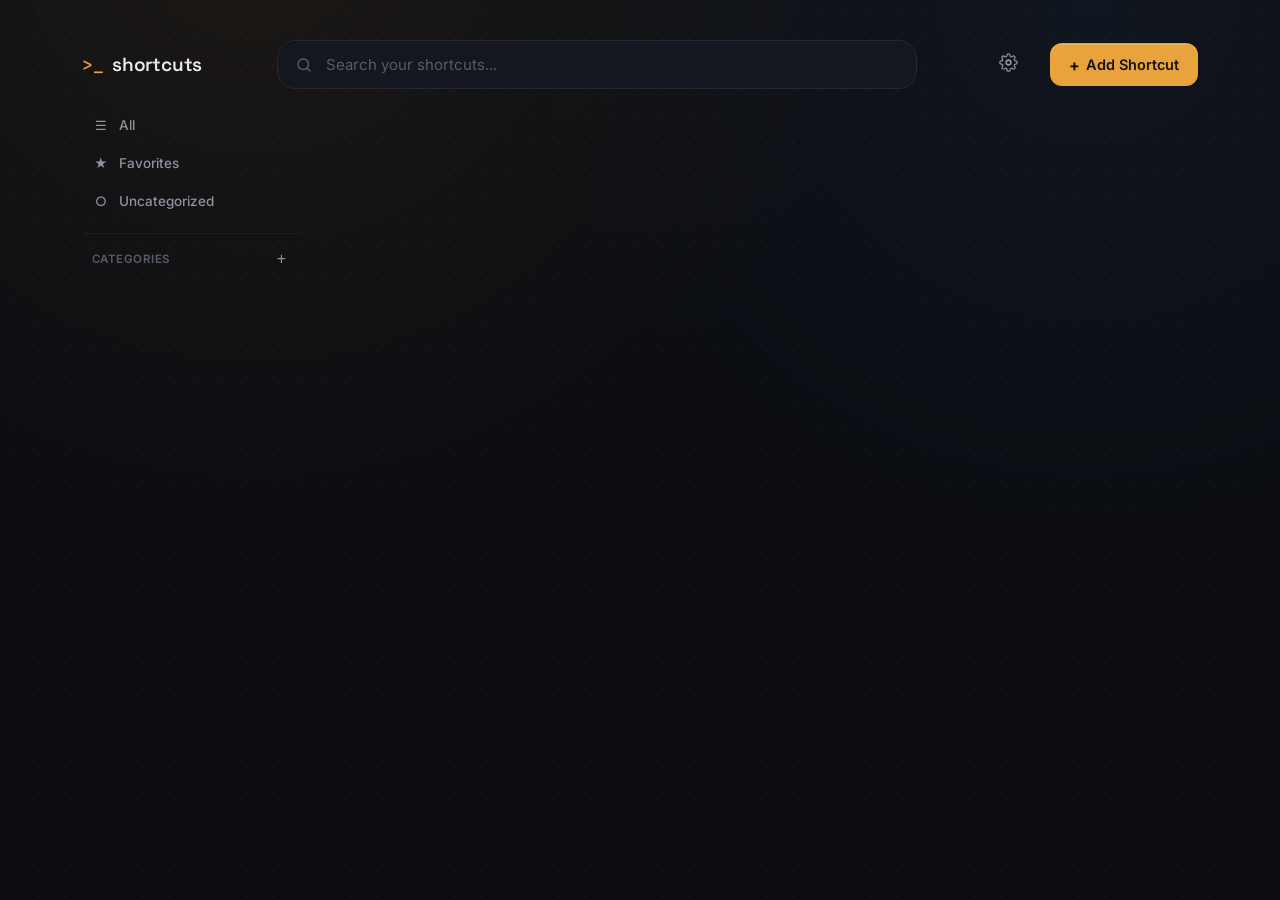
<file: index.html>
<!DOCTYPE html>
<html lang="en">
<head>
  <meta charset="UTF-8" />
  <meta name="viewport" content="width=device-width, initial-scale=1.0" />
  <title>Shortcut Dashboard</title>

  <!-- Applies the saved theme (or resolves "system") before first paint, so
       there's no flash of the wrong theme. Reads the same storage key and
       settings shape app.js uses; never writes anything. -->
  <script>
    (function () {
      try {
        var raw = localStorage.getItem("shortcutDashboardState");
        var theme = "dark";
        if (raw) {
          var parsed = JSON.parse(raw);
          var t = parsed && parsed.settings && parsed.settings.theme;
          if (t === "light" || t === "dark" || t === "system") theme = t;
        }
        var effective =
          theme === "system"
            ? window.matchMedia && window.matchMedia("(prefers-color-scheme: light)").matches
              ? "light"
              : "dark"
            : theme;
        document.documentElement.setAttribute("data-theme", effective);
      } catch (err) {
        /* localStorage unavailable or corrupted — fall back to default dark styling. */
      }
    })();
  </script>

  <!-- Fonts: Space Grotesk (display), Inter (body), JetBrains Mono (data/urls) -->
  <link rel="preconnect" href="https://fonts.googleapis.com" />
  <link rel="preconnect" href="https://fonts.gstatic.com" crossorigin />
  <link
    href="https://fonts.googleapis.com/css2?family=Space+Grotesk:wght@500;600;700&family=Inter:wght@400;500;600&family=JetBrains+Mono:wght@400;500&display=swap"
    rel="stylesheet"
  />

  <link rel="stylesheet" href="css/style.css" />
</head>
<body>

  <div class="app">

    <!-- Header: brand + search + add -->
    <header class="topbar">
      <button id="sidebarToggle" class="icon-btn sidebar-toggle" type="button" aria-label="Toggle categories" aria-expanded="false" aria-controls="sidebar">
        <svg viewBox="0 0 24 24" fill="none" aria-hidden="true" width="20" height="20">
          <path d="M4 6h16M4 12h16M4 18h16" stroke="currentColor" stroke-width="2" stroke-linecap="round"/>
        </svg>
      </button>

      <div class="brand">
        <span class="brand-mark">&gt;_</span>
        <span class="brand-name">shortcuts</span>
      </div>

      <!-- Not aria-hidden: this shows real user-facing info (the current
           time/date), so it should be reachable by screen readers. It's
           deliberately NOT a live region (no aria-live) — the visible text
           updates every second, and a live region would re-announce it
           every second too. role="group" + a static label just identifies
           what the two child values are when a user navigates to it. -->
      <div id="headerClock" class="header-clock" hidden role="group" aria-label="Current time and date">
        <span id="clockTime" class="clock-time"></span>
        <span id="clockDate" class="clock-date"></span>
      </div>

      <div id="searchWrap" class="search-wrap">
        <svg class="search-icon" viewBox="0 0 24 24" fill="none" aria-hidden="true">
          <circle cx="11" cy="11" r="7" stroke="currentColor" stroke-width="2"/>
          <path d="M20 20L16.65 16.65" stroke="currentColor" stroke-width="2" stroke-linecap="round"/>
        </svg>
        <label for="searchInput" class="visually-hidden">Search your shortcuts</label>
        <input
          id="searchInput"
          type="text"
          class="search-input"
          placeholder="Search your shortcuts..."
          autocomplete="off"
        />
      </div>

      <button id="settingsBtn" class="icon-btn" type="button" aria-label="Open settings" aria-haspopup="dialog">
        <svg viewBox="0 0 24 24" fill="none" aria-hidden="true" width="19" height="19">
          <circle cx="12" cy="12" r="3" stroke="currentColor" stroke-width="2"/>
          <path d="M19.4 15a1.65 1.65 0 00.33 1.82l.06.06a2 2 0 11-2.83 2.83l-.06-.06a1.65 1.65 0 00-1.82-.33 1.65 1.65 0 00-1 1.51V21a2 2 0 11-4 0v-.09a1.65 1.65 0 00-1-1.51 1.65 1.65 0 00-1.82.33l-.06.06a2 2 0 11-2.83-2.83l.06-.06a1.65 1.65 0 00.33-1.82 1.65 1.65 0 00-1.51-1H3a2 2 0 110-4h.09a1.65 1.65 0 001.51-1 1.65 1.65 0 00-.33-1.82l-.06-.06a2 2 0 112.83-2.83l.06.06a1.65 1.65 0 001.82.33H9a1.65 1.65 0 001-1.51V3a2 2 0 114 0v.09a1.65 1.65 0 001 1.51 1.65 1.65 0 001.82-.33l.06-.06a2 2 0 112.83 2.83l-.06.06a1.65 1.65 0 00-.33 1.82V9a1.65 1.65 0 001.51 1H21a2 2 0 110 4h-.09a1.65 1.65 0 00-1.51 1z" stroke="currentColor" stroke-width="1.6"/>
        </svg>
      </button>

      <button id="addShortcutBtn" class="btn btn-primary" type="button">
        <span class="plus" aria-hidden="true">+</span> Add Shortcut
      </button>
    </header>

    <div class="layout">

      <!-- Sidebar: system views + categories -->
      <aside id="sidebar" class="sidebar">
        <nav aria-label="Views and categories">
          <ul id="viewList" class="view-list">
            <li>
              <button type="button" class="view-item" data-view="all" data-action="select-view">
                <span class="view-icon" aria-hidden="true">&#9776;</span>
                <span class="view-name">All</span>
                <span class="view-count" id="countAll"></span>
              </button>
            </li>
            <li>
              <button type="button" class="view-item" data-view="favorites" data-action="select-view">
                <span class="view-icon" aria-hidden="true">&#9733;</span>
                <span class="view-name">Favorites</span>
                <span class="view-count" id="countFavorites"></span>
              </button>
            </li>
            <li>
              <button type="button" class="view-item" data-view="uncategorized" data-action="select-view">
                <span class="view-icon" aria-hidden="true">&#9675;</span>
                <span class="view-name">Uncategorized</span>
                <span class="view-count" id="countUncategorized"></span>
              </button>
            </li>
          </ul>

          <div class="sidebar-divider" role="separator"></div>

          <div class="sidebar-section-header">
            <span>Categories</span>
            <button type="button" id="newCategoryBtn" class="icon-btn" aria-label="Create new category">+</button>
          </div>

          <ul id="categoryList" class="view-list category-list"></ul>
        </nav>
      </aside>

      <!-- Backdrop for mobile sidebar drawer -->
      <div id="sidebarBackdrop" class="sidebar-backdrop" hidden></div>

      <div class="content">
        <!-- Result count / status line -->
        <p id="statusLine" class="status-line" role="status" aria-live="polite"></p>

        <!-- Shortcut grid -->
        <main>
          <div id="shortcutGrid" class="shortcut-grid"></div>

          <!-- Empty state (no shortcuts saved at all) -->
          <div id="emptyState" class="empty-state" hidden>
            <div class="empty-glyph" aria-hidden="true">&gt;_</div>
            <h2>No shortcuts yet</h2>
            <p>Add the sites you open every day and they'll show up here.</p>
            <button class="btn btn-primary" type="button" data-action="open-add-modal">
              <span class="plus" aria-hidden="true">+</span> Add your first shortcut
            </button>
          </div>

          <!-- No search/filter results state -->
          <div id="noResultsState" class="empty-state" hidden>
            <div class="empty-glyph" aria-hidden="true">?</div>
            <h2 id="noResultsTitle">No shortcuts found</h2>
            <p id="noResultsCopy">Nothing found. Try a different search.</p>
          </div>
        </main>
      </div>
    </div>
  </div>

  <!-- Add / Edit Modal -->
  <div id="modalOverlay" class="modal-overlay" hidden>
    <div class="modal" role="dialog" aria-modal="true" aria-labelledby="modalTitle">
      <div class="modal-header">
        <h2 id="modalTitle">Add Shortcut</h2>
        <button id="modalClose" class="icon-btn" type="button" aria-label="Close dialog">&times;</button>
      </div>

      <form id="shortcutForm" novalidate>
        <input type="hidden" id="shortcutId" />

        <label class="field">
          <span class="field-label">Name</span>
          <input
            id="nameInput"
            type="text"
            placeholder="e.g. GitHub"
            maxlength="60"
            autocomplete="off"
            aria-describedby="formError"
          />
        </label>

        <label class="field">
          <span class="field-label">URL</span>
          <input
            id="urlInput"
            type="text"
            placeholder="e.g. github.com"
            autocomplete="off"
            aria-describedby="formError"
          />
        </label>

        <label class="field">
          <span class="field-label">Category</span>
          <select id="categorySelect" class="select-input">
            <option value="">No category</option>
          </select>
        </label>

        <fieldset class="field icon-field">
          <legend class="field-label">Icon</legend>
          <div class="icon-type-row" id="iconTypeRow" role="radiogroup" aria-label="Icon type">
            <label class="icon-type-option">
              <input type="radio" name="iconType" value="favicon" checked />
              <span>Automatic</span>
            </label>
            <label class="icon-type-option">
              <input type="radio" name="iconType" value="image" />
              <span>Image URL</span>
            </label>
            <label class="icon-type-option">
              <input type="radio" name="iconType" value="emoji" />
              <span>Emoji</span>
            </label>
            <label class="icon-type-option">
              <input type="radio" name="iconType" value="letter" />
              <span>Letter</span>
            </label>
          </div>

          <input
            id="iconValueInput"
            type="text"
            class="icon-value-input"
            placeholder="https://example.com/icon.png"
            autocomplete="off"
            hidden
          />
          <p class="field-hint" id="iconHint" hidden></p>
        </fieldset>

        <label class="field field-inline">
          <input type="checkbox" id="favoriteInput" />
          <span class="field-label field-label-inline">Mark as favorite</span>
        </label>

        <p id="formError" class="form-error" role="alert" hidden></p>

        <div class="modal-actions">
          <button type="button" id="cancelBtn" class="btn btn-ghost">Cancel</button>
          <button type="submit" id="submitBtn" class="btn btn-primary">Add</button>
        </div>
      </form>
    </div>
  </div>

  <!-- Delete shortcut confirmation modal -->
  <div id="deleteOverlay" class="modal-overlay" hidden>
    <div class="modal modal-small" role="dialog" aria-modal="true" aria-labelledby="deleteTitle">
      <div class="modal-header">
        <h2 id="deleteTitle">Remove shortcut?</h2>
      </div>
      <p class="delete-copy">This will remove "<strong id="deleteName"></strong>" from your dashboard.</p>
      <div class="modal-actions">
        <button type="button" id="deleteCancelBtn" class="btn btn-ghost">Cancel</button>
        <button type="button" id="deleteConfirmBtn" class="btn btn-danger">Remove</button>
      </div>
    </div>
  </div>

  <!-- Add / rename category modal -->
  <div id="categoryModalOverlay" class="modal-overlay" hidden>
    <div class="modal modal-small" role="dialog" aria-modal="true" aria-labelledby="categoryModalTitle">
      <div class="modal-header">
        <h2 id="categoryModalTitle">New Category</h2>
        <button id="categoryModalClose" class="icon-btn" type="button" aria-label="Close dialog">&times;</button>
      </div>

      <form id="categoryForm" novalidate>
        <input type="hidden" id="categoryId" />

        <label class="field">
          <span class="field-label">Icon (emoji)</span>
          <input
            id="categoryIconInput"
            type="text"
            placeholder="e.g. 💻"
            maxlength="8"
            autocomplete="off"
          />
        </label>

        <label class="field">
          <span class="field-label">Name</span>
          <input
            id="categoryNameInput"
            type="text"
            placeholder="e.g. Development"
            maxlength="40"
            autocomplete="off"
            aria-describedby="categoryFormError"
          />
        </label>

        <p id="categoryFormError" class="form-error" role="alert" hidden></p>

        <div class="modal-actions">
          <button type="button" id="categoryCancelBtn" class="btn btn-ghost">Cancel</button>
          <button type="submit" id="categorySubmitBtn" class="btn btn-primary">Create</button>
        </div>
      </form>
    </div>
  </div>

  <!-- Delete category confirmation modal -->
  <div id="categoryDeleteOverlay" class="modal-overlay" hidden>
    <div class="modal modal-small" role="dialog" aria-modal="true" aria-labelledby="categoryDeleteTitle">
      <div class="modal-header">
        <h2 id="categoryDeleteTitle">Delete category?</h2>
      </div>
      <p class="delete-copy">This will delete "<strong id="categoryDeleteName"></strong>". Its shortcuts will move to Uncategorized — they will not be deleted.</p>
      <div class="modal-actions">
        <button type="button" id="categoryDeleteCancelBtn" class="btn btn-ghost">Cancel</button>
        <button type="button" id="categoryDeleteConfirmBtn" class="btn btn-danger">Delete</button>
      </div>
    </div>
  </div>

  <!-- Settings modal: Appearance, Display, Background, Keyboard shortcuts, Data management -->
  <div id="settingsOverlay" class="modal-overlay" hidden>
    <div class="modal modal-settings" role="dialog" aria-modal="true" aria-labelledby="settingsTitle">
      <div class="modal-header">
        <h2 id="settingsTitle">Settings</h2>
        <button id="settingsClose" class="icon-btn" type="button" aria-label="Close dialog">&times;</button>
      </div>

      <div class="settings-tabs" role="tablist" aria-label="Settings sections">
        <button type="button" class="settings-tab" id="tabAppearance" role="tab" aria-selected="true" aria-controls="panelAppearance" data-panel="panelAppearance">Appearance</button>
        <button type="button" class="settings-tab" id="tabDisplay" role="tab" aria-selected="false" aria-controls="panelDisplay" data-panel="panelDisplay" tabindex="-1">Display</button>
        <button type="button" class="settings-tab" id="tabBackground" role="tab" aria-selected="false" aria-controls="panelBackground" data-panel="panelBackground" tabindex="-1">Background</button>
        <button type="button" class="settings-tab" id="tabKeyboard" role="tab" aria-selected="false" aria-controls="panelKeyboard" data-panel="panelKeyboard" tabindex="-1">Keyboard</button>
        <button type="button" class="settings-tab" id="tabData" role="tab" aria-selected="false" aria-controls="panelData" data-panel="panelData" tabindex="-1">Data</button>
      </div>

      <!-- Appearance -->
      <section id="panelAppearance" class="settings-panel" role="tabpanel" aria-labelledby="tabAppearance" tabindex="0">
        <section class="settings-section">
          <h3 class="settings-section-title">Theme</h3>
          <div class="segmented" id="themeControl" role="radiogroup" aria-label="Theme">
            <label class="segmented-option">
              <input type="radio" name="theme" value="dark" />
              <span>Dark</span>
            </label>
            <label class="segmented-option">
              <input type="radio" name="theme" value="light" />
              <span>Light</span>
            </label>
            <label class="segmented-option">
              <input type="radio" name="theme" value="system" />
              <span>System</span>
            </label>
          </div>
        </section>

        <section class="settings-section">
          <h3 class="settings-section-title">Grid size</h3>
          <div class="segmented" id="gridSizeControl" role="radiogroup" aria-label="Grid size">
            <label class="segmented-option">
              <input type="radio" name="gridSize" value="small" />
              <span>Small</span>
            </label>
            <label class="segmented-option">
              <input type="radio" name="gridSize" value="medium" />
              <span>Medium</span>
            </label>
            <label class="segmented-option">
              <input type="radio" name="gridSize" value="large" />
              <span>Large</span>
            </label>
          </div>
        </section>
      </section>

      <!-- Display -->
      <section id="panelDisplay" class="settings-panel" role="tabpanel" aria-labelledby="tabDisplay" tabindex="0" hidden>
        <section class="settings-section">
          <h3 class="settings-section-title">Show on dashboard</h3>
          <label class="toggle-row">
            <span>Search bar</span>
            <input type="checkbox" id="showSearchInput" class="switch" />
          </label>
          <label class="toggle-row">
            <span>Domain on each card</span>
            <input type="checkbox" id="showDomainInput" class="switch" />
          </label>
          <label class="toggle-row">
            <span>Clock and date</span>
            <input type="checkbox" id="showClockInput" class="switch" />
          </label>
        </section>
      </section>

      <!-- Background -->
      <section id="panelBackground" class="settings-panel" role="tabpanel" aria-labelledby="tabBackground" tabindex="0" hidden>
        <section class="settings-section">
          <h3 class="settings-section-title">Background</h3>
          <div class="segmented segmented-wrap" id="backgroundTypeControl" role="radiogroup" aria-label="Background type">
            <label class="segmented-option">
              <input type="radio" name="backgroundType" value="default" />
              <span>Default</span>
            </label>
            <label class="segmented-option">
              <input type="radio" name="backgroundType" value="color" />
              <span>Solid color</span>
            </label>
            <label class="segmented-option">
              <input type="radio" name="backgroundType" value="gradient" />
              <span>Gradient</span>
            </label>
            <label class="segmented-option">
              <input type="radio" name="backgroundType" value="image" />
              <span>Image URL</span>
            </label>
          </div>

          <div id="bgColorFields" class="bg-fields" hidden>
            <label class="field field-color">
              <span class="field-label">Color</span>
              <input type="color" id="bgColorInput" value="#141822" />
            </label>
          </div>

          <div id="bgGradientFields" class="bg-fields" hidden>
            <label class="field field-color">
              <span class="field-label">From</span>
              <input type="color" id="bgGradientFromInput" value="#1b2030" />
            </label>
            <label class="field field-color">
              <span class="field-label">To</span>
              <input type="color" id="bgGradientToInput" value="#0b0d12" />
            </label>
          </div>

          <div id="bgImageFields" class="bg-fields" hidden>
            <label class="field">
              <span class="field-label">Image URL</span>
              <input
                type="text"
                id="bgImageUrlInput"
                placeholder="https://example.com/wallpaper.jpg"
                autocomplete="off"
              />
            </label>
            <p class="field-hint">Must be a direct http/https image link. Falls back to the default background if it fails to load.</p>
            <p id="bgImageError" class="form-error" role="alert" hidden></p>
          </div>
        </section>
      </section>

      <!-- Keyboard shortcuts -->
      <section id="panelKeyboard" class="settings-panel" role="tabpanel" aria-labelledby="tabKeyboard" tabindex="0" hidden>
        <section class="settings-section">
          <h3 class="settings-section-title">Keyboard shortcuts</h3>
          <dl class="shortcuts-help">
            <div class="shortcuts-help-row"><dt><kbd>/</kbd></dt><dd>Focus search</dd></div>
            <div class="shortcuts-help-row"><dt><kbd>Ctrl/Cmd</kbd> + <kbd>K</kbd></dt><dd>Focus search</dd></div>
            <div class="shortcuts-help-row"><dt><kbd>Ctrl/Cmd</kbd> + <kbd>N</kbd></dt><dd>Add a new shortcut</dd></div>
            <div class="shortcuts-help-row"><dt><kbd>Ctrl/Cmd</kbd> + <kbd>Shift</kbd> + <kbd>F</kbd></dt><dd>Jump to Favorites</dd></div>
            <div class="shortcuts-help-row"><dt><kbd>Esc</kbd></dt><dd>Close dialogs and menus</dd></div>
            <div class="shortcuts-help-row"><dt>Right-click a card</dt><dd>Open the context menu</dd></div>
            <div class="shortcuts-help-row"><dt>Focus the <kbd>⠿</kbd> handle, then <kbd>↑</kbd>/<kbd>↓</kbd></dt><dd>Reorder a shortcut</dd></div>
            <div class="shortcuts-help-row"><dt>Focus the <kbd>⠿</kbd> handle, then <kbd>Home</kbd>/<kbd>End</kbd></dt><dd>Move to start/end</dd></div>
          </dl>
        </section>
      </section>

      <!-- Data management -->
      <section id="panelData" class="settings-panel" role="tabpanel" aria-labelledby="tabData" tabindex="0" hidden>
        <section class="settings-section">
          <h3 class="settings-section-title">Backup</h3>
          <p class="settings-section-copy">Export everything as a JSON file, or import a backup to restore or merge shortcuts.</p>
          <div class="settings-actions">
            <button type="button" id="exportBtn" class="btn btn-ghost">Export</button>
            <button type="button" id="importBtn" class="btn btn-ghost">Import</button>
            <input type="file" id="importFileInput" accept="application/json,.json" hidden />
          </div>
        </section>
      </section>
    </div>
  </div>

  <!-- Import: Replace / Merge / Cancel confirmation -->
  <div id="importConfirmOverlay" class="modal-overlay" hidden>
    <div class="modal modal-small" role="dialog" aria-modal="true" aria-labelledby="importConfirmTitle">
      <div class="modal-header">
        <h2 id="importConfirmTitle">Import backup</h2>
      </div>
      <p class="delete-copy" id="importConfirmSummary"></p>
      <p class="delete-copy">Replace clears your current dashboard and uses only the imported data. Merge keeps everything you have and adds what's new.</p>
      <div class="modal-actions modal-actions-import">
        <button type="button" id="importCancelBtn" class="btn btn-ghost">Cancel</button>
        <button type="button" id="importMergeBtn" class="btn btn-ghost">Merge</button>
        <button type="button" id="importReplaceBtn" class="btn btn-danger">Replace</button>
      </div>
    </div>
  </div>

  <!-- Right-click context menu for a shortcut card -->
  <div id="contextMenu" class="context-menu" role="menu" aria-label="Shortcut actions" hidden></div>

  <!-- Toast notifications (e.g. storage failures) -->
  <div id="toast" class="toast" role="status" aria-live="polite" hidden></div>

  <script src="js/app.js"></script>
</body>
</html>
</file>
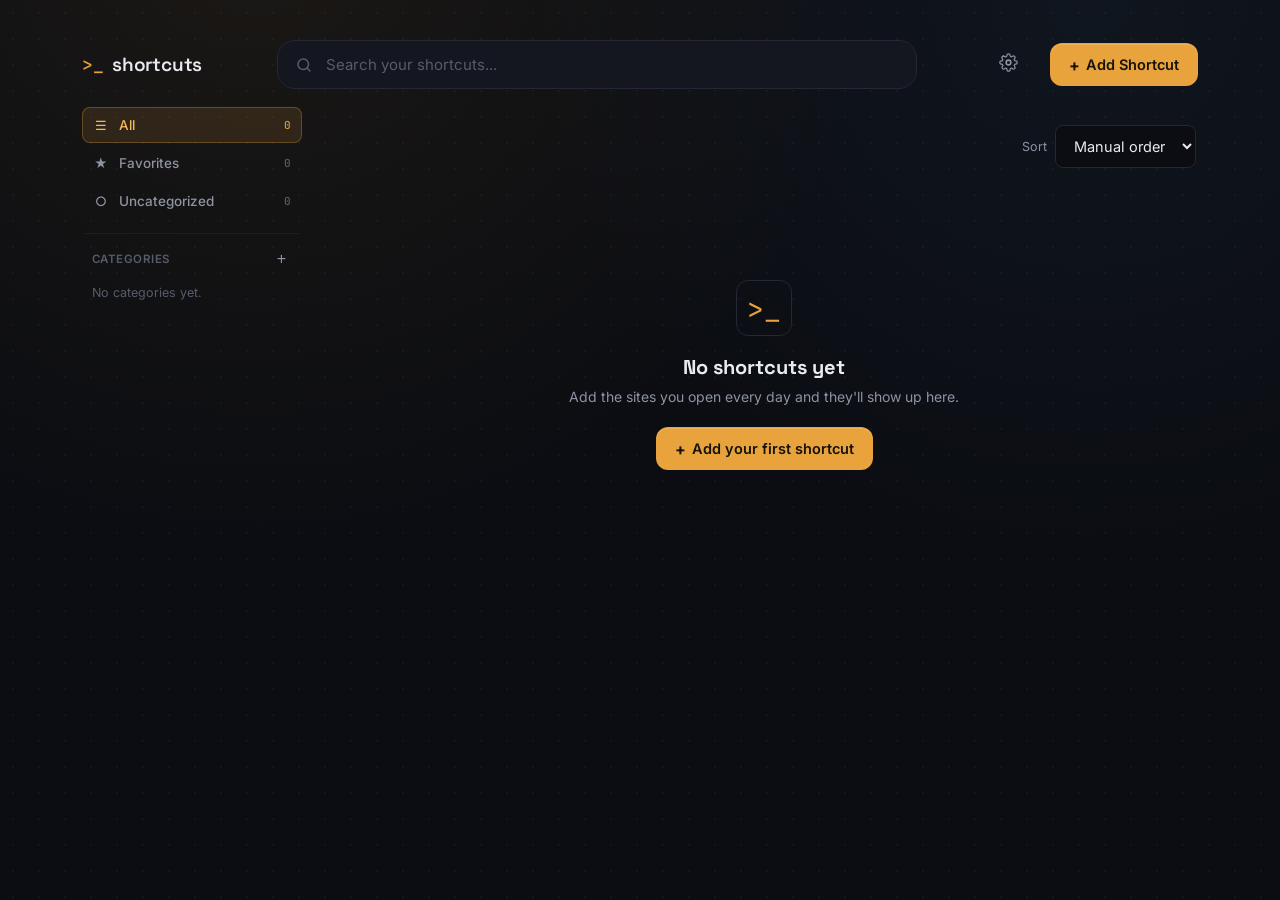
<file: dashboard.html>
<!DOCTYPE html>
<html lang="en">
<head>
  <meta charset="UTF-8" />
  <meta name="viewport" content="width=device-width, initial-scale=1.0" />
  <title>Shortcut Dashboard</title>

  <!-- Applies the saved theme (or resolves "system") before first paint, so
       there's no flash of the wrong theme. Moved to an external file
       (js/theme-init.js) because Manifest V3's CSP does not allow inline
       scripts on extension pages. Logic is unchanged from V2.2. -->
  <script src="js/theme-init.js"></script>

  <!-- Fonts: Space Grotesk (display), Inter (body), JetBrains Mono (data/urls) -->
  <link rel="preconnect" href="https://fonts.googleapis.com" />
  <link rel="preconnect" href="https://fonts.gstatic.com" crossorigin />
  <link
    href="https://fonts.googleapis.com/css2?family=Space+Grotesk:wght@500;600;700&family=Inter:wght@400;500;600&family=JetBrains+Mono:wght@400;500&display=swap"
    rel="stylesheet"
  />

  <link rel="stylesheet" href="css/style.css" />
</head>
<body>

  <div class="app">

    <!-- Header: brand + search + add -->
    <header class="topbar">
      <button id="sidebarToggle" class="icon-btn sidebar-toggle" type="button" aria-label="Toggle categories" aria-expanded="false" aria-controls="sidebar">
        <svg viewBox="0 0 24 24" fill="none" aria-hidden="true" width="20" height="20">
          <path d="M4 6h16M4 12h16M4 18h16" stroke="currentColor" stroke-width="2" stroke-linecap="round"/>
        </svg>
      </button>

      <div class="brand">
        <span class="brand-mark">&gt;_</span>
        <span class="brand-name">shortcuts</span>
      </div>

      <!-- Not aria-hidden: this shows real user-facing info (the current
           time/date), so it should be reachable by screen readers. It's
           deliberately NOT a live region (no aria-live) — the visible text
           updates every second, and a live region would re-announce it
           every second too. role="group" + a static label just identifies
           what the two child values are when a user navigates to it. -->
      <div id="headerClock" class="header-clock" hidden role="group" aria-label="Current time and date">
        <span id="clockTime" class="clock-time"></span>
        <span id="clockDate" class="clock-date"></span>
      </div>

      <div id="searchWrap" class="search-wrap">
        <svg class="search-icon" viewBox="0 0 24 24" fill="none" aria-hidden="true">
          <circle cx="11" cy="11" r="7" stroke="currentColor" stroke-width="2"/>
          <path d="M20 20L16.65 16.65" stroke="currentColor" stroke-width="2" stroke-linecap="round"/>
        </svg>
        <label for="searchInput" class="visually-hidden">Search your shortcuts</label>
        <input
          id="searchInput"
          type="text"
          class="search-input"
          placeholder="Search your shortcuts..."
          autocomplete="off"
        />
      </div>

      <button id="settingsBtn" class="icon-btn" type="button" aria-label="Open settings" aria-haspopup="dialog">
        <svg viewBox="0 0 24 24" fill="none" aria-hidden="true" width="19" height="19">
          <circle cx="12" cy="12" r="3" stroke="currentColor" stroke-width="2"/>
          <path d="M19.4 15a1.65 1.65 0 00.33 1.82l.06.06a2 2 0 11-2.83 2.83l-.06-.06a1.65 1.65 0 00-1.82-.33 1.65 1.65 0 00-1 1.51V21a2 2 0 11-4 0v-.09a1.65 1.65 0 00-1-1.51 1.65 1.65 0 00-1.82.33l-.06.06a2 2 0 11-2.83-2.83l.06-.06a1.65 1.65 0 00.33-1.82 1.65 1.65 0 00-1.51-1H3a2 2 0 110-4h.09a1.65 1.65 0 001.51-1 1.65 1.65 0 00-.33-1.82l-.06-.06a2 2 0 112.83-2.83l.06.06a1.65 1.65 0 001.82.33H9a1.65 1.65 0 001-1.51V3a2 2 0 114 0v.09a1.65 1.65 0 001 1.51 1.65 1.65 0 001.82-.33l.06-.06a2 2 0 112.83 2.83l-.06.06a1.65 1.65 0 00-.33 1.82V9a1.65 1.65 0 001.51 1H21a2 2 0 110 4h-.09a1.65 1.65 0 00-1.51 1z" stroke="currentColor" stroke-width="1.6"/>
        </svg>
      </button>

      <button id="addShortcutBtn" class="btn btn-primary" type="button">
        <span class="plus" aria-hidden="true">+</span> Add Shortcut
      </button>
    </header>

    <div class="layout">

      <!-- Sidebar: system views + categories -->
      <aside id="sidebar" class="sidebar">
        <nav aria-label="Views and categories">
          <ul id="viewList" class="view-list">
            <li>
              <button type="button" class="view-item" data-view="all" data-action="select-view">
                <span class="view-icon" aria-hidden="true">&#9776;</span>
                <span class="view-name">All</span>
                <span class="view-count" id="countAll"></span>
              </button>
            </li>
            <li>
              <button type="button" class="view-item" data-view="favorites" data-action="select-view">
                <span class="view-icon" aria-hidden="true">&#9733;</span>
                <span class="view-name">Favorites</span>
                <span class="view-count" id="countFavorites"></span>
              </button>
            </li>
            <li>
              <button type="button" class="view-item" data-view="uncategorized" data-action="select-view">
                <span class="view-icon" aria-hidden="true">&#9675;</span>
                <span class="view-name">Uncategorized</span>
                <span class="view-count" id="countUncategorized"></span>
              </button>
            </li>
          </ul>

          <div class="sidebar-divider" role="separator"></div>

          <div class="sidebar-section-header">
            <span>Categories</span>
            <button type="button" id="newCategoryBtn" class="icon-btn" aria-label="Create new category">+</button>
          </div>

          <ul id="categoryList" class="view-list category-list"></ul>
        </nav>
      </aside>

      <!-- Backdrop for mobile sidebar drawer -->
      <div id="sidebarBackdrop" class="sidebar-backdrop" hidden></div>

      <div class="content">
        <!-- Result count / status line + display-only sort control -->
        <div class="content-toolbar">
          <p id="statusLine" class="status-line" role="status" aria-live="polite"></p>
          <div class="sort-control">
            <label for="sortSelect" class="sort-label">Sort</label>
            <select id="sortSelect" class="select-input sort-select">
              <option value="manual">Manual order</option>
              <option value="az">Name (A→Z)</option>
              <option value="za">Name (Z→A)</option>
            </select>
          </div>
        </div>

        <!-- Shortcut grid -->
        <main>
          <div id="shortcutGrid" class="shortcut-grid"></div>

          <!-- Empty state (no shortcuts saved at all) -->
          <div id="emptyState" class="empty-state" hidden>
            <div class="empty-glyph" aria-hidden="true">&gt;_</div>
            <h2>No shortcuts yet</h2>
            <p>Add the sites you open every day and they'll show up here.</p>
            <button class="btn btn-primary" type="button" data-action="open-add-modal">
              <span class="plus" aria-hidden="true">+</span> Add your first shortcut
            </button>
          </div>

          <!-- No search/filter results state -->
          <div id="noResultsState" class="empty-state" hidden>
            <div class="empty-glyph" aria-hidden="true">?</div>
            <h2 id="noResultsTitle">No shortcuts found</h2>
            <p id="noResultsCopy">Nothing found. Try a different search.</p>
          </div>
        </main>
      </div>
    </div>
  </div>

  <!-- Add / Edit Modal -->
  <div id="modalOverlay" class="modal-overlay" hidden>
    <div class="modal" role="dialog" aria-modal="true" aria-labelledby="modalTitle">
      <div class="modal-header">
        <h2 id="modalTitle">Add Shortcut</h2>
        <button id="modalClose" class="icon-btn" type="button" aria-label="Close dialog">&times;</button>
      </div>

      <form id="shortcutForm" novalidate>
        <input type="hidden" id="shortcutId" />

        <label class="field">
          <span class="field-label">Name</span>
          <input
            id="nameInput"
            type="text"
            placeholder="e.g. GitHub"
            maxlength="60"
            autocomplete="off"
            aria-describedby="formError"
          />
        </label>

        <label class="field">
          <span class="field-label">URL</span>
          <input
            id="urlInput"
            type="text"
            placeholder="e.g. github.com"
            autocomplete="off"
            aria-describedby="formError"
          />
        </label>

        <label class="field">
          <span class="field-label">Category</span>
          <select id="categorySelect" class="select-input">
            <option value="">No category</option>
          </select>
        </label>

        <fieldset class="field icon-field">
          <legend class="field-label">Icon</legend>
          <div class="icon-type-row" id="iconTypeRow" role="radiogroup" aria-label="Icon type">
            <label class="icon-type-option">
              <input type="radio" name="iconType" value="favicon" checked />
              <span>Automatic</span>
            </label>
            <label class="icon-type-option">
              <input type="radio" name="iconType" value="image" />
              <span>Image URL</span>
            </label>
            <label class="icon-type-option">
              <input type="radio" name="iconType" value="emoji" />
              <span>Emoji</span>
            </label>
            <label class="icon-type-option">
              <input type="radio" name="iconType" value="letter" />
              <span>Letter</span>
            </label>
          </div>

          <input
            id="iconValueInput"
            type="text"
            class="icon-value-input"
            placeholder="https://example.com/icon.png"
            autocomplete="off"
            hidden
          />
          <p class="field-hint" id="iconHint" hidden></p>
        </fieldset>

        <label class="field field-inline">
          <input type="checkbox" id="favoriteInput" />
          <span class="field-label field-label-inline">Mark as favorite</span>
        </label>

        <p id="formError" class="form-error" role="alert" hidden></p>

        <div class="modal-actions">
          <button type="button" id="cancelBtn" class="btn btn-ghost">Cancel</button>
          <button type="submit" id="submitBtn" class="btn btn-primary">Add</button>
        </div>
      </form>
    </div>
  </div>

  <!-- Delete shortcut confirmation modal -->
  <div id="deleteOverlay" class="modal-overlay" hidden>
    <div class="modal modal-small" role="dialog" aria-modal="true" aria-labelledby="deleteTitle">
      <div class="modal-header">
        <h2 id="deleteTitle">Remove shortcut?</h2>
      </div>
      <p class="delete-copy">This will remove "<strong id="deleteName"></strong>" from your dashboard.</p>
      <div class="modal-actions">
        <button type="button" id="deleteCancelBtn" class="btn btn-ghost">Cancel</button>
        <button type="button" id="deleteConfirmBtn" class="btn btn-danger">Remove</button>
      </div>
    </div>
  </div>

  <!-- Add / rename category modal -->
  <div id="categoryModalOverlay" class="modal-overlay" hidden>
    <div class="modal modal-small" role="dialog" aria-modal="true" aria-labelledby="categoryModalTitle">
      <div class="modal-header">
        <h2 id="categoryModalTitle">New Category</h2>
        <button id="categoryModalClose" class="icon-btn" type="button" aria-label="Close dialog">&times;</button>
      </div>

      <form id="categoryForm" novalidate>
        <input type="hidden" id="categoryId" />

        <label class="field">
          <span class="field-label">Icon (emoji)</span>
          <input
            id="categoryIconInput"
            type="text"
            placeholder="e.g. 💻"
            maxlength="8"
            autocomplete="off"
          />
        </label>

        <label class="field">
          <span class="field-label">Name</span>
          <input
            id="categoryNameInput"
            type="text"
            placeholder="e.g. Development"
            maxlength="40"
            autocomplete="off"
            aria-describedby="categoryFormError"
          />
        </label>

        <p id="categoryFormError" class="form-error" role="alert" hidden></p>

        <div class="modal-actions">
          <button type="button" id="categoryCancelBtn" class="btn btn-ghost">Cancel</button>
          <button type="submit" id="categorySubmitBtn" class="btn btn-primary">Create</button>
        </div>
      </form>
    </div>
  </div>

  <!-- Delete category confirmation modal -->
  <div id="categoryDeleteOverlay" class="modal-overlay" hidden>
    <div class="modal modal-small" role="dialog" aria-modal="true" aria-labelledby="categoryDeleteTitle">
      <div class="modal-header">
        <h2 id="categoryDeleteTitle">Delete category?</h2>
      </div>
      <p class="delete-copy">This will delete "<strong id="categoryDeleteName"></strong>". Its shortcuts will move to Uncategorized — they will not be deleted.</p>
      <div class="modal-actions">
        <button type="button" id="categoryDeleteCancelBtn" class="btn btn-ghost">Cancel</button>
        <button type="button" id="categoryDeleteConfirmBtn" class="btn btn-danger">Delete</button>
      </div>
    </div>
  </div>

  <!-- Settings modal: Appearance, Display, Background, Keyboard shortcuts, Data management -->
  <div id="settingsOverlay" class="modal-overlay" hidden>
    <div class="modal modal-settings" role="dialog" aria-modal="true" aria-labelledby="settingsTitle">
      <div class="modal-header">
        <h2 id="settingsTitle">Settings</h2>
        <button id="settingsClose" class="icon-btn" type="button" aria-label="Close dialog">&times;</button>
      </div>

      <div class="settings-tabs" role="tablist" aria-label="Settings sections">
        <button type="button" class="settings-tab" id="tabAppearance" role="tab" aria-selected="true" aria-controls="panelAppearance" data-panel="panelAppearance">Appearance</button>
        <button type="button" class="settings-tab" id="tabDisplay" role="tab" aria-selected="false" aria-controls="panelDisplay" data-panel="panelDisplay" tabindex="-1">Display</button>
        <button type="button" class="settings-tab" id="tabBackground" role="tab" aria-selected="false" aria-controls="panelBackground" data-panel="panelBackground" tabindex="-1">Background</button>
        <button type="button" class="settings-tab" id="tabKeyboard" role="tab" aria-selected="false" aria-controls="panelKeyboard" data-panel="panelKeyboard" tabindex="-1">Keyboard</button>
        <button type="button" class="settings-tab" id="tabData" role="tab" aria-selected="false" aria-controls="panelData" data-panel="panelData" tabindex="-1">Data</button>
      </div>

      <!-- Appearance -->
      <section id="panelAppearance" class="settings-panel" role="tabpanel" aria-labelledby="tabAppearance" tabindex="0">
        <section class="settings-section">
          <h3 class="settings-section-title">Theme</h3>
          <div class="segmented" id="themeControl" role="radiogroup" aria-label="Theme">
            <label class="segmented-option">
              <input type="radio" name="theme" value="dark" />
              <span>Dark</span>
            </label>
            <label class="segmented-option">
              <input type="radio" name="theme" value="light" />
              <span>Light</span>
            </label>
            <label class="segmented-option">
              <input type="radio" name="theme" value="system" />
              <span>System</span>
            </label>
          </div>
        </section>

        <section class="settings-section">
          <h3 class="settings-section-title">Card size</h3>
          <div class="segmented" id="cardSizeControl" role="radiogroup" aria-label="Card size">
            <label class="segmented-option">
              <input type="radio" name="cardSize" value="small" />
              <span>Small</span>
            </label>
            <label class="segmented-option">
              <input type="radio" name="cardSize" value="medium" />
              <span>Medium</span>
            </label>
            <label class="segmented-option">
              <input type="radio" name="cardSize" value="large" />
              <span>Large</span>
            </label>
          </div>
        </section>

        <section class="settings-section">
          <h3 class="settings-section-title">Icon size</h3>
          <div class="segmented" id="iconSizeControl" role="radiogroup" aria-label="Icon size">
            <label class="segmented-option">
              <input type="radio" name="iconSize" value="small" />
              <span>Small</span>
            </label>
            <label class="segmented-option">
              <input type="radio" name="iconSize" value="medium" />
              <span>Medium</span>
            </label>
            <label class="segmented-option">
              <input type="radio" name="iconSize" value="large" />
              <span>Large</span>
            </label>
          </div>
        </section>

        <section class="settings-section">
          <h3 class="settings-section-title">Grid density</h3>
          <div class="segmented" id="gridDensityControl" role="radiogroup" aria-label="Grid density">
            <label class="segmented-option">
              <input type="radio" name="gridDensity" value="compact" />
              <span>Compact</span>
            </label>
            <label class="segmented-option">
              <input type="radio" name="gridDensity" value="comfortable" />
              <span>Comfortable</span>
            </label>
            <label class="segmented-option">
              <input type="radio" name="gridDensity" value="spacious" />
              <span>Spacious</span>
            </label>
          </div>
        </section>

        <section class="settings-section">
          <h3 class="settings-section-title">Grid layout</h3>
          <p class="settings-section-copy">A column-width preference — the grid still wraps to fit your screen at any size.</p>
          <div class="segmented" id="gridColumnsControl" role="radiogroup" aria-label="Grid layout">
            <label class="segmented-option">
              <input type="radio" name="gridColumns" value="more" />
              <span>More columns</span>
            </label>
            <label class="segmented-option">
              <input type="radio" name="gridColumns" value="standard" />
              <span>Standard</span>
            </label>
            <label class="segmented-option">
              <input type="radio" name="gridColumns" value="fewer" />
              <span>Fewer, larger</span>
            </label>
          </div>
        </section>

        <section class="settings-section">
          <div class="settings-actions">
            <button type="button" id="resetAppearanceBtn" class="btn btn-ghost">Reset appearance</button>
          </div>
        </section>
      </section>

      <!-- Display -->
      <section id="panelDisplay" class="settings-panel" role="tabpanel" aria-labelledby="tabDisplay" tabindex="0" hidden>
        <section class="settings-section">
          <h3 class="settings-section-title">Show on dashboard</h3>
          <label class="toggle-row">
            <span>Search bar</span>
            <input type="checkbox" id="showSearchInput" class="switch" />
          </label>
          <label class="toggle-row">
            <span>Domain on each card</span>
            <input type="checkbox" id="showDomainInput" class="switch" />
          </label>
          <label class="toggle-row">
            <span>Clock and date</span>
            <input type="checkbox" id="showClockInput" class="switch" />
          </label>
        </section>
      </section>

      <!-- Background -->
      <section id="panelBackground" class="settings-panel" role="tabpanel" aria-labelledby="tabBackground" tabindex="0" hidden>
        <section class="settings-section">
          <h3 class="settings-section-title">Background</h3>
          <div class="segmented segmented-wrap" id="backgroundTypeControl" role="radiogroup" aria-label="Background type">
            <label class="segmented-option">
              <input type="radio" name="backgroundType" value="default" />
              <span>Default</span>
            </label>
            <label class="segmented-option">
              <input type="radio" name="backgroundType" value="color" />
              <span>Solid color</span>
            </label>
            <label class="segmented-option">
              <input type="radio" name="backgroundType" value="gradient" />
              <span>Gradient</span>
            </label>
            <label class="segmented-option">
              <input type="radio" name="backgroundType" value="image" />
              <span>Image URL</span>
            </label>
          </div>

          <div id="bgColorFields" class="bg-fields" hidden>
            <label class="field field-color">
              <span class="field-label">Color</span>
              <input type="color" id="bgColorInput" value="#141822" />
            </label>
          </div>

          <div id="bgGradientFields" class="bg-fields" hidden>
            <label class="field field-color">
              <span class="field-label">From</span>
              <input type="color" id="bgGradientFromInput" value="#1b2030" />
            </label>
            <label class="field field-color">
              <span class="field-label">To</span>
              <input type="color" id="bgGradientToInput" value="#0b0d12" />
            </label>
          </div>

          <div id="bgImageFields" class="bg-fields" hidden>
            <label class="field">
              <span class="field-label">Image URL</span>
              <input
                type="text"
                id="bgImageUrlInput"
                placeholder="https://example.com/wallpaper.jpg"
                autocomplete="off"
              />
            </label>
            <p class="field-hint">Must be a direct http/https image link. Falls back to the default background if it fails to load.</p>
            <p id="bgImageError" class="form-error" role="alert" hidden></p>
          </div>
        </section>
      </section>

      <!-- Keyboard shortcuts -->
      <section id="panelKeyboard" class="settings-panel" role="tabpanel" aria-labelledby="tabKeyboard" tabindex="0" hidden>
        <section class="settings-section">
          <h3 class="settings-section-title">Dashboard shortcut</h3>
          <p class="settings-section-copy">
            Keyboard shortcuts for Chrome extensions are set on Chrome's
            own Shortcuts page — this extension can't register or change
            one itself.
          </p>
          <p class="shortcut-status" id="shortcutStatus" aria-live="polite">Checking…</p>
          <div class="settings-actions">
            <button type="button" id="openShortcutSettingsBtn" class="btn btn-ghost">Open Chrome Shortcut Settings</button>
            <button type="button" id="refreshShortcutBtn" class="btn btn-ghost">Refresh</button>
          </div>
        </section>

        <section class="settings-section">
          <h3 class="settings-section-title">Keyboard shortcuts</h3>
          <dl class="shortcuts-help">
            <div class="shortcuts-help-row"><dt><kbd>/</kbd></dt><dd>Focus search</dd></div>
            <div class="shortcuts-help-row"><dt><kbd>Ctrl/Cmd</kbd> + <kbd>K</kbd></dt><dd>Focus search</dd></div>
            <div class="shortcuts-help-row"><dt><kbd>Ctrl/Cmd</kbd> + <kbd>N</kbd></dt><dd>Add a new shortcut</dd></div>
            <div class="shortcuts-help-row"><dt><kbd>Ctrl/Cmd</kbd> + <kbd>Shift</kbd> + <kbd>F</kbd></dt><dd>Jump to Favorites</dd></div>
            <div class="shortcuts-help-row"><dt><kbd>Esc</kbd></dt><dd>Close dialogs and menus</dd></div>
            <div class="shortcuts-help-row"><dt>Right-click a card</dt><dd>Open the context menu</dd></div>
            <div class="shortcuts-help-row"><dt>Focus the <kbd>⠿</kbd> handle, then <kbd>↑</kbd>/<kbd>↓</kbd></dt><dd>Reorder a shortcut</dd></div>
            <div class="shortcuts-help-row"><dt>Focus the <kbd>⠿</kbd> handle, then <kbd>Home</kbd>/<kbd>End</kbd></dt><dd>Move to start/end</dd></div>
          </dl>
        </section>
      </section>

      <!-- Data management -->
      <section id="panelData" class="settings-panel" role="tabpanel" aria-labelledby="tabData" tabindex="0" hidden>
        <section class="settings-section">
          <h3 class="settings-section-title">Backup</h3>
          <p class="settings-section-copy">Export everything as a JSON file, or import a backup to restore or merge shortcuts.</p>
          <div class="settings-actions">
            <button type="button" id="exportBtn" class="btn btn-ghost">Export</button>
            <button type="button" id="importBtn" class="btn btn-ghost">Import</button>
            <input type="file" id="importFileInput" accept="application/json,.json" hidden />
          </div>
        </section>
      </section>
    </div>
  </div>

  <!-- Import: Replace / Merge / Cancel confirmation -->
  <div id="importConfirmOverlay" class="modal-overlay" hidden>
    <div class="modal modal-small" role="dialog" aria-modal="true" aria-labelledby="importConfirmTitle">
      <div class="modal-header">
        <h2 id="importConfirmTitle">Import backup</h2>
      </div>
      <p class="delete-copy" id="importConfirmSummary"></p>
      <p class="delete-copy">Replace clears your current dashboard and uses only the imported data. Merge keeps everything you have and adds what's new.</p>
      <div class="modal-actions modal-actions-import">
        <button type="button" id="importCancelBtn" class="btn btn-ghost">Cancel</button>
        <button type="button" id="importMergeBtn" class="btn btn-ghost">Merge</button>
        <button type="button" id="importReplaceBtn" class="btn btn-danger">Replace</button>
      </div>
    </div>
  </div>

  <!-- Right-click context menu for a shortcut card -->
  <div id="contextMenu" class="context-menu" role="menu" aria-label="Shortcut actions" hidden></div>

  <!-- Toast notifications (e.g. storage failures) -->
  <div id="toast" class="toast" role="status" aria-live="polite" hidden></div>

  <script type="module" src="js/app.js"></script>
</body>
</html>
</file>
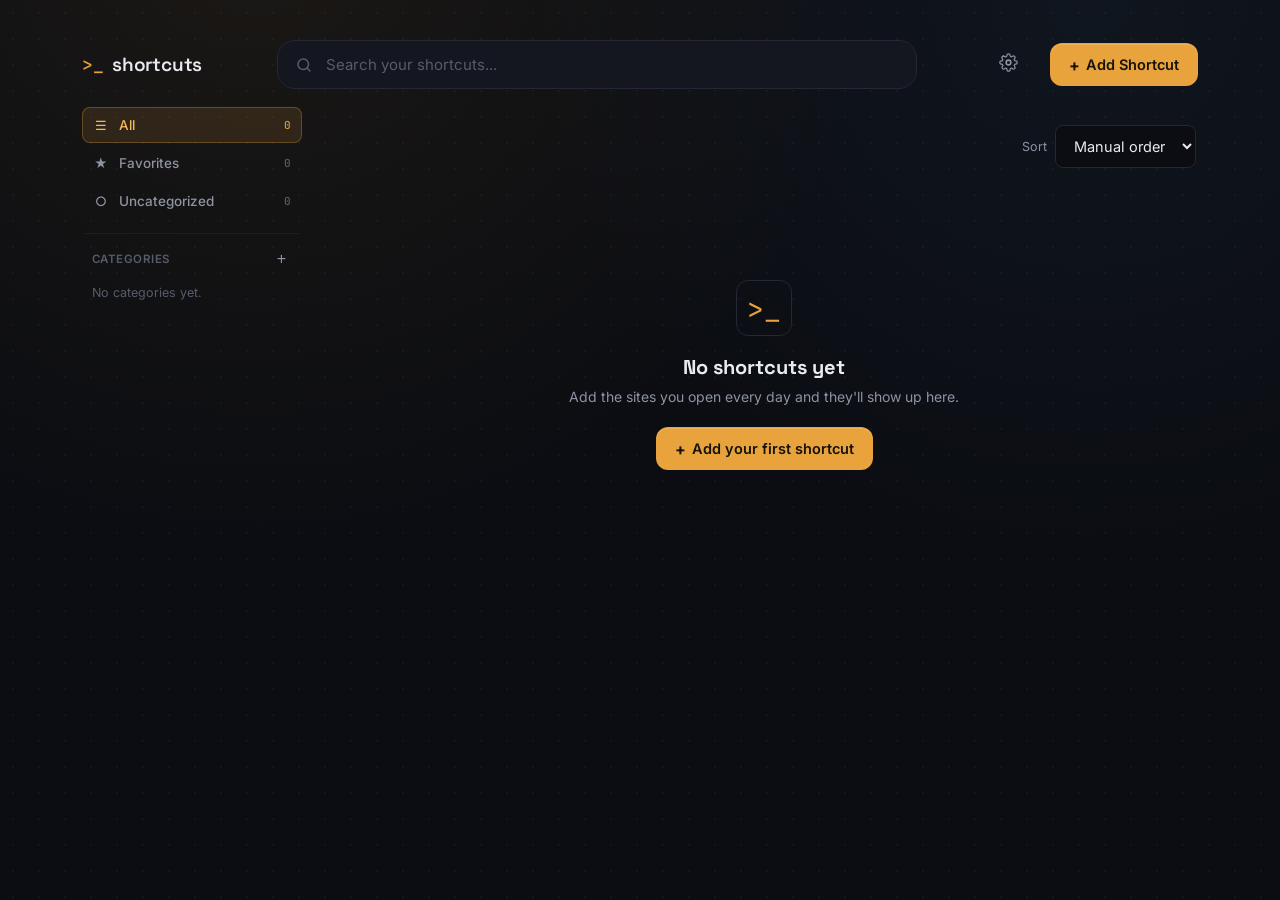
<file: newtab.html>
<!DOCTYPE html>
<html lang="en">
<head>
  <meta charset="UTF-8" />
  <meta name="viewport" content="width=device-width, initial-scale=1.0" />
  <title>Shortcut Dashboard</title>

  <!-- Applies the saved theme (or resolves "system") before first paint, so
       there's no flash of the wrong theme. Moved to an external file
       (js/theme-init.js) because Manifest V3's CSP does not allow inline
       scripts on extension pages. Logic is unchanged from V2.2. -->
  <script src="js/theme-init.js"></script>

  <!-- Fonts: Space Grotesk (display), Inter (body), JetBrains Mono (data/urls) -->
  <link rel="preconnect" href="https://fonts.googleapis.com" />
  <link rel="preconnect" href="https://fonts.gstatic.com" crossorigin />
  <link
    href="https://fonts.googleapis.com/css2?family=Space+Grotesk:wght@500;600;700&family=Inter:wght@400;500;600&family=JetBrains+Mono:wght@400;500&display=swap"
    rel="stylesheet"
  />

  <link rel="stylesheet" href="css/style.css" />
</head>
<body>

  <div class="app">

    <!-- Header: brand + search + add -->
    <header class="topbar">
      <button id="sidebarToggle" class="icon-btn sidebar-toggle" type="button" aria-label="Toggle categories" aria-expanded="false" aria-controls="sidebar">
        <svg viewBox="0 0 24 24" fill="none" aria-hidden="true" width="20" height="20">
          <path d="M4 6h16M4 12h16M4 18h16" stroke="currentColor" stroke-width="2" stroke-linecap="round"/>
        </svg>
      </button>

      <div class="brand">
        <span class="brand-mark">&gt;_</span>
        <span class="brand-name">shortcuts</span>
      </div>

      <!-- Not aria-hidden: this shows real user-facing info (the current
           time/date), so it should be reachable by screen readers. It's
           deliberately NOT a live region (no aria-live) — the visible text
           updates every second, and a live region would re-announce it
           every second too. role="group" + a static label just identifies
           what the two child values are when a user navigates to it. -->
      <div id="headerClock" class="header-clock" hidden role="group" aria-label="Current time and date">
        <span id="clockTime" class="clock-time"></span>
        <span id="clockDate" class="clock-date"></span>
      </div>

      <div id="searchWrap" class="search-wrap">
        <svg class="search-icon" viewBox="0 0 24 24" fill="none" aria-hidden="true">
          <circle cx="11" cy="11" r="7" stroke="currentColor" stroke-width="2"/>
          <path d="M20 20L16.65 16.65" stroke="currentColor" stroke-width="2" stroke-linecap="round"/>
        </svg>
        <label for="searchInput" class="visually-hidden">Search your shortcuts</label>
        <input
          id="searchInput"
          type="text"
          class="search-input"
          placeholder="Search your shortcuts..."
          autocomplete="off"
        />
      </div>

      <button id="settingsBtn" class="icon-btn" type="button" aria-label="Open settings" aria-haspopup="dialog">
        <svg viewBox="0 0 24 24" fill="none" aria-hidden="true" width="19" height="19">
          <circle cx="12" cy="12" r="3" stroke="currentColor" stroke-width="2"/>
          <path d="M19.4 15a1.65 1.65 0 00.33 1.82l.06.06a2 2 0 11-2.83 2.83l-.06-.06a1.65 1.65 0 00-1.82-.33 1.65 1.65 0 00-1 1.51V21a2 2 0 11-4 0v-.09a1.65 1.65 0 00-1-1.51 1.65 1.65 0 00-1.82.33l-.06.06a2 2 0 11-2.83-2.83l.06-.06a1.65 1.65 0 00.33-1.82 1.65 1.65 0 00-1.51-1H3a2 2 0 110-4h.09a1.65 1.65 0 001.51-1 1.65 1.65 0 00-.33-1.82l-.06-.06a2 2 0 112.83-2.83l.06.06a1.65 1.65 0 001.82.33H9a1.65 1.65 0 001-1.51V3a2 2 0 114 0v.09a1.65 1.65 0 001 1.51 1.65 1.65 0 001.82-.33l.06-.06a2 2 0 112.83 2.83l-.06.06a1.65 1.65 0 00-.33 1.82V9a1.65 1.65 0 001.51 1H21a2 2 0 110 4h-.09a1.65 1.65 0 00-1.51 1z" stroke="currentColor" stroke-width="1.6"/>
        </svg>
      </button>

      <button id="addShortcutBtn" class="btn btn-primary" type="button">
        <span class="plus" aria-hidden="true">+</span> Add Shortcut
      </button>
    </header>

    <div class="layout">

      <!-- Sidebar: system views + categories -->
      <aside id="sidebar" class="sidebar">
        <nav aria-label="Views and categories">
          <ul id="viewList" class="view-list">
            <li>
              <button type="button" class="view-item" data-view="all" data-action="select-view">
                <span class="view-icon" aria-hidden="true">&#9776;</span>
                <span class="view-name">All</span>
                <span class="view-count" id="countAll"></span>
              </button>
            </li>
            <li>
              <button type="button" class="view-item" data-view="favorites" data-action="select-view">
                <span class="view-icon" aria-hidden="true">&#9733;</span>
                <span class="view-name">Favorites</span>
                <span class="view-count" id="countFavorites"></span>
              </button>
            </li>
            <li>
              <button type="button" class="view-item" data-view="uncategorized" data-action="select-view">
                <span class="view-icon" aria-hidden="true">&#9675;</span>
                <span class="view-name">Uncategorized</span>
                <span class="view-count" id="countUncategorized"></span>
              </button>
            </li>
          </ul>

          <div class="sidebar-divider" role="separator"></div>

          <div class="sidebar-section-header">
            <span>Categories</span>
            <button type="button" id="newCategoryBtn" class="icon-btn" aria-label="Create new category">+</button>
          </div>

          <ul id="categoryList" class="view-list category-list"></ul>
        </nav>
      </aside>

      <!-- Backdrop for mobile sidebar drawer -->
      <div id="sidebarBackdrop" class="sidebar-backdrop" hidden></div>

      <div class="content">
        <!-- Result count / status line + display-only sort control -->
        <div class="content-toolbar">
          <p id="statusLine" class="status-line" role="status" aria-live="polite"></p>
          <div class="sort-control">
            <label for="sortSelect" class="sort-label">Sort</label>
            <select id="sortSelect" class="select-input sort-select">
              <option value="manual">Manual order</option>
              <option value="az">Name (A→Z)</option>
              <option value="za">Name (Z→A)</option>
            </select>
          </div>
        </div>

        <!-- Shortcut grid -->
        <main>
          <div id="shortcutGrid" class="shortcut-grid"></div>

          <!-- Empty state (no shortcuts saved at all) -->
          <div id="emptyState" class="empty-state" hidden>
            <div class="empty-glyph" aria-hidden="true">&gt;_</div>
            <h2>No shortcuts yet</h2>
            <p>Add the sites you open every day and they'll show up here.</p>
            <button class="btn btn-primary" type="button" data-action="open-add-modal">
              <span class="plus" aria-hidden="true">+</span> Add your first shortcut
            </button>
          </div>

          <!-- No search/filter results state -->
          <div id="noResultsState" class="empty-state" hidden>
            <div class="empty-glyph" aria-hidden="true">?</div>
            <h2 id="noResultsTitle">No shortcuts found</h2>
            <p id="noResultsCopy">Nothing found. Try a different search.</p>
          </div>
        </main>
      </div>
    </div>
  </div>

  <!-- Add / Edit Modal -->
  <div id="modalOverlay" class="modal-overlay" hidden>
    <div class="modal" role="dialog" aria-modal="true" aria-labelledby="modalTitle">
      <div class="modal-header">
        <h2 id="modalTitle">Add Shortcut</h2>
        <button id="modalClose" class="icon-btn" type="button" aria-label="Close dialog">&times;</button>
      </div>

      <form id="shortcutForm" novalidate>
        <input type="hidden" id="shortcutId" />

        <label class="field">
          <span class="field-label">Name</span>
          <input
            id="nameInput"
            type="text"
            placeholder="e.g. GitHub"
            maxlength="60"
            autocomplete="off"
            aria-describedby="formError"
          />
        </label>

        <label class="field">
          <span class="field-label">URL</span>
          <input
            id="urlInput"
            type="text"
            placeholder="e.g. github.com"
            autocomplete="off"
            aria-describedby="formError"
          />
        </label>

        <label class="field">
          <span class="field-label">Category</span>
          <select id="categorySelect" class="select-input">
            <option value="">No category</option>
          </select>
        </label>

        <fieldset class="field icon-field">
          <legend class="field-label">Icon</legend>
          <div class="icon-type-row" id="iconTypeRow" role="radiogroup" aria-label="Icon type">
            <label class="icon-type-option">
              <input type="radio" name="iconType" value="favicon" checked />
              <span>Automatic</span>
            </label>
            <label class="icon-type-option">
              <input type="radio" name="iconType" value="image" />
              <span>Image URL</span>
            </label>
            <label class="icon-type-option">
              <input type="radio" name="iconType" value="emoji" />
              <span>Emoji</span>
            </label>
            <label class="icon-type-option">
              <input type="radio" name="iconType" value="letter" />
              <span>Letter</span>
            </label>
          </div>

          <input
            id="iconValueInput"
            type="text"
            class="icon-value-input"
            placeholder="https://example.com/icon.png"
            autocomplete="off"
            hidden
          />
          <p class="field-hint" id="iconHint" hidden></p>
        </fieldset>

        <label class="field field-inline">
          <input type="checkbox" id="favoriteInput" />
          <span class="field-label field-label-inline">Mark as favorite</span>
        </label>

        <p id="formError" class="form-error" role="alert" hidden></p>

        <div class="modal-actions">
          <button type="button" id="cancelBtn" class="btn btn-ghost">Cancel</button>
          <button type="submit" id="submitBtn" class="btn btn-primary">Add</button>
        </div>
      </form>
    </div>
  </div>

  <!-- Delete shortcut confirmation modal -->
  <div id="deleteOverlay" class="modal-overlay" hidden>
    <div class="modal modal-small" role="dialog" aria-modal="true" aria-labelledby="deleteTitle">
      <div class="modal-header">
        <h2 id="deleteTitle">Remove shortcut?</h2>
      </div>
      <p class="delete-copy">This will remove "<strong id="deleteName"></strong>" from your dashboard.</p>
      <div class="modal-actions">
        <button type="button" id="deleteCancelBtn" class="btn btn-ghost">Cancel</button>
        <button type="button" id="deleteConfirmBtn" class="btn btn-danger">Remove</button>
      </div>
    </div>
  </div>

  <!-- Add / rename category modal -->
  <div id="categoryModalOverlay" class="modal-overlay" hidden>
    <div class="modal modal-small" role="dialog" aria-modal="true" aria-labelledby="categoryModalTitle">
      <div class="modal-header">
        <h2 id="categoryModalTitle">New Category</h2>
        <button id="categoryModalClose" class="icon-btn" type="button" aria-label="Close dialog">&times;</button>
      </div>

      <form id="categoryForm" novalidate>
        <input type="hidden" id="categoryId" />

        <label class="field">
          <span class="field-label">Icon (emoji)</span>
          <input
            id="categoryIconInput"
            type="text"
            placeholder="e.g. 💻"
            maxlength="8"
            autocomplete="off"
          />
        </label>

        <label class="field">
          <span class="field-label">Name</span>
          <input
            id="categoryNameInput"
            type="text"
            placeholder="e.g. Development"
            maxlength="40"
            autocomplete="off"
            aria-describedby="categoryFormError"
          />
        </label>

        <p id="categoryFormError" class="form-error" role="alert" hidden></p>

        <div class="modal-actions">
          <button type="button" id="categoryCancelBtn" class="btn btn-ghost">Cancel</button>
          <button type="submit" id="categorySubmitBtn" class="btn btn-primary">Create</button>
        </div>
      </form>
    </div>
  </div>

  <!-- Delete category confirmation modal -->
  <div id="categoryDeleteOverlay" class="modal-overlay" hidden>
    <div class="modal modal-small" role="dialog" aria-modal="true" aria-labelledby="categoryDeleteTitle">
      <div class="modal-header">
        <h2 id="categoryDeleteTitle">Delete category?</h2>
      </div>
      <p class="delete-copy">This will delete "<strong id="categoryDeleteName"></strong>". Its shortcuts will move to Uncategorized — they will not be deleted.</p>
      <div class="modal-actions">
        <button type="button" id="categoryDeleteCancelBtn" class="btn btn-ghost">Cancel</button>
        <button type="button" id="categoryDeleteConfirmBtn" class="btn btn-danger">Delete</button>
      </div>
    </div>
  </div>

  <!-- Settings modal: Appearance, Display, Background, Keyboard shortcuts, Data management -->
  <div id="settingsOverlay" class="modal-overlay" hidden>
    <div class="modal modal-settings" role="dialog" aria-modal="true" aria-labelledby="settingsTitle">
      <div class="modal-header">
        <h2 id="settingsTitle">Settings</h2>
        <button id="settingsClose" class="icon-btn" type="button" aria-label="Close dialog">&times;</button>
      </div>

      <div class="settings-tabs" role="tablist" aria-label="Settings sections">
        <button type="button" class="settings-tab" id="tabAppearance" role="tab" aria-selected="true" aria-controls="panelAppearance" data-panel="panelAppearance">Appearance</button>
        <button type="button" class="settings-tab" id="tabDisplay" role="tab" aria-selected="false" aria-controls="panelDisplay" data-panel="panelDisplay" tabindex="-1">Display</button>
        <button type="button" class="settings-tab" id="tabBackground" role="tab" aria-selected="false" aria-controls="panelBackground" data-panel="panelBackground" tabindex="-1">Background</button>
        <button type="button" class="settings-tab" id="tabKeyboard" role="tab" aria-selected="false" aria-controls="panelKeyboard" data-panel="panelKeyboard" tabindex="-1">Keyboard</button>
        <button type="button" class="settings-tab" id="tabData" role="tab" aria-selected="false" aria-controls="panelData" data-panel="panelData" tabindex="-1">Data</button>
      </div>

      <!-- Appearance -->
      <section id="panelAppearance" class="settings-panel" role="tabpanel" aria-labelledby="tabAppearance" tabindex="0">
        <section class="settings-section">
          <h3 class="settings-section-title">Theme</h3>
          <div class="segmented" id="themeControl" role="radiogroup" aria-label="Theme">
            <label class="segmented-option">
              <input type="radio" name="theme" value="dark" />
              <span>Dark</span>
            </label>
            <label class="segmented-option">
              <input type="radio" name="theme" value="light" />
              <span>Light</span>
            </label>
            <label class="segmented-option">
              <input type="radio" name="theme" value="system" />
              <span>System</span>
            </label>
          </div>
        </section>

        <section class="settings-section">
          <h3 class="settings-section-title">Grid size</h3>
          <div class="segmented" id="gridSizeControl" role="radiogroup" aria-label="Grid size">
            <label class="segmented-option">
              <input type="radio" name="gridSize" value="small" />
              <span>Small</span>
            </label>
            <label class="segmented-option">
              <input type="radio" name="gridSize" value="medium" />
              <span>Medium</span>
            </label>
            <label class="segmented-option">
              <input type="radio" name="gridSize" value="large" />
              <span>Large</span>
            </label>
          </div>
        </section>
      </section>

      <!-- Display -->
      <section id="panelDisplay" class="settings-panel" role="tabpanel" aria-labelledby="tabDisplay" tabindex="0" hidden>
        <section class="settings-section">
          <h3 class="settings-section-title">Show on dashboard</h3>
          <label class="toggle-row">
            <span>Search bar</span>
            <input type="checkbox" id="showSearchInput" class="switch" />
          </label>
          <label class="toggle-row">
            <span>Domain on each card</span>
            <input type="checkbox" id="showDomainInput" class="switch" />
          </label>
          <label class="toggle-row">
            <span>Clock and date</span>
            <input type="checkbox" id="showClockInput" class="switch" />
          </label>
        </section>
      </section>

      <!-- Background -->
      <section id="panelBackground" class="settings-panel" role="tabpanel" aria-labelledby="tabBackground" tabindex="0" hidden>
        <section class="settings-section">
          <h3 class="settings-section-title">Background</h3>
          <div class="segmented segmented-wrap" id="backgroundTypeControl" role="radiogroup" aria-label="Background type">
            <label class="segmented-option">
              <input type="radio" name="backgroundType" value="default" />
              <span>Default</span>
            </label>
            <label class="segmented-option">
              <input type="radio" name="backgroundType" value="color" />
              <span>Solid color</span>
            </label>
            <label class="segmented-option">
              <input type="radio" name="backgroundType" value="gradient" />
              <span>Gradient</span>
            </label>
            <label class="segmented-option">
              <input type="radio" name="backgroundType" value="image" />
              <span>Image URL</span>
            </label>
          </div>

          <div id="bgColorFields" class="bg-fields" hidden>
            <label class="field field-color">
              <span class="field-label">Color</span>
              <input type="color" id="bgColorInput" value="#141822" />
            </label>
          </div>

          <div id="bgGradientFields" class="bg-fields" hidden>
            <label class="field field-color">
              <span class="field-label">From</span>
              <input type="color" id="bgGradientFromInput" value="#1b2030" />
            </label>
            <label class="field field-color">
              <span class="field-label">To</span>
              <input type="color" id="bgGradientToInput" value="#0b0d12" />
            </label>
          </div>

          <div id="bgImageFields" class="bg-fields" hidden>
            <label class="field">
              <span class="field-label">Image URL</span>
              <input
                type="text"
                id="bgImageUrlInput"
                placeholder="https://example.com/wallpaper.jpg"
                autocomplete="off"
              />
            </label>
            <p class="field-hint">Must be a direct http/https image link. Falls back to the default background if it fails to load.</p>
            <p id="bgImageError" class="form-error" role="alert" hidden></p>
          </div>
        </section>
      </section>

      <!-- Keyboard shortcuts -->
      <section id="panelKeyboard" class="settings-panel" role="tabpanel" aria-labelledby="tabKeyboard" tabindex="0" hidden>
        <section class="settings-section">
          <h3 class="settings-section-title">Keyboard shortcuts</h3>
          <dl class="shortcuts-help">
            <div class="shortcuts-help-row"><dt><kbd>/</kbd></dt><dd>Focus search</dd></div>
            <div class="shortcuts-help-row"><dt><kbd>Ctrl/Cmd</kbd> + <kbd>K</kbd></dt><dd>Focus search</dd></div>
            <div class="shortcuts-help-row"><dt><kbd>Ctrl/Cmd</kbd> + <kbd>N</kbd></dt><dd>Add a new shortcut</dd></div>
            <div class="shortcuts-help-row"><dt><kbd>Ctrl/Cmd</kbd> + <kbd>Shift</kbd> + <kbd>F</kbd></dt><dd>Jump to Favorites</dd></div>
            <div class="shortcuts-help-row"><dt><kbd>Esc</kbd></dt><dd>Close dialogs and menus</dd></div>
            <div class="shortcuts-help-row"><dt>Right-click a card</dt><dd>Open the context menu</dd></div>
            <div class="shortcuts-help-row"><dt>Focus the <kbd>⠿</kbd> handle, then <kbd>↑</kbd>/<kbd>↓</kbd></dt><dd>Reorder a shortcut</dd></div>
            <div class="shortcuts-help-row"><dt>Focus the <kbd>⠿</kbd> handle, then <kbd>Home</kbd>/<kbd>End</kbd></dt><dd>Move to start/end</dd></div>
          </dl>
        </section>
      </section>

      <!-- Data management -->
      <section id="panelData" class="settings-panel" role="tabpanel" aria-labelledby="tabData" tabindex="0" hidden>
        <section class="settings-section">
          <h3 class="settings-section-title">Backup</h3>
          <p class="settings-section-copy">Export everything as a JSON file, or import a backup to restore or merge shortcuts.</p>
          <div class="settings-actions">
            <button type="button" id="exportBtn" class="btn btn-ghost">Export</button>
            <button type="button" id="importBtn" class="btn btn-ghost">Import</button>
            <input type="file" id="importFileInput" accept="application/json,.json" hidden />
          </div>
        </section>
      </section>
    </div>
  </div>

  <!-- Import: Replace / Merge / Cancel confirmation -->
  <div id="importConfirmOverlay" class="modal-overlay" hidden>
    <div class="modal modal-small" role="dialog" aria-modal="true" aria-labelledby="importConfirmTitle">
      <div class="modal-header">
        <h2 id="importConfirmTitle">Import backup</h2>
      </div>
      <p class="delete-copy" id="importConfirmSummary"></p>
      <p class="delete-copy">Replace clears your current dashboard and uses only the imported data. Merge keeps everything you have and adds what's new.</p>
      <div class="modal-actions modal-actions-import">
        <button type="button" id="importCancelBtn" class="btn btn-ghost">Cancel</button>
        <button type="button" id="importMergeBtn" class="btn btn-ghost">Merge</button>
        <button type="button" id="importReplaceBtn" class="btn btn-danger">Replace</button>
      </div>
    </div>
  </div>

  <!-- Right-click context menu for a shortcut card -->
  <div id="contextMenu" class="context-menu" role="menu" aria-label="Shortcut actions" hidden></div>

  <!-- Toast notifications (e.g. storage failures) -->
  <div id="toast" class="toast" role="status" aria-live="polite" hidden></div>

  <script type="module" src="js/app.js"></script>
</body>
</html>
</file>
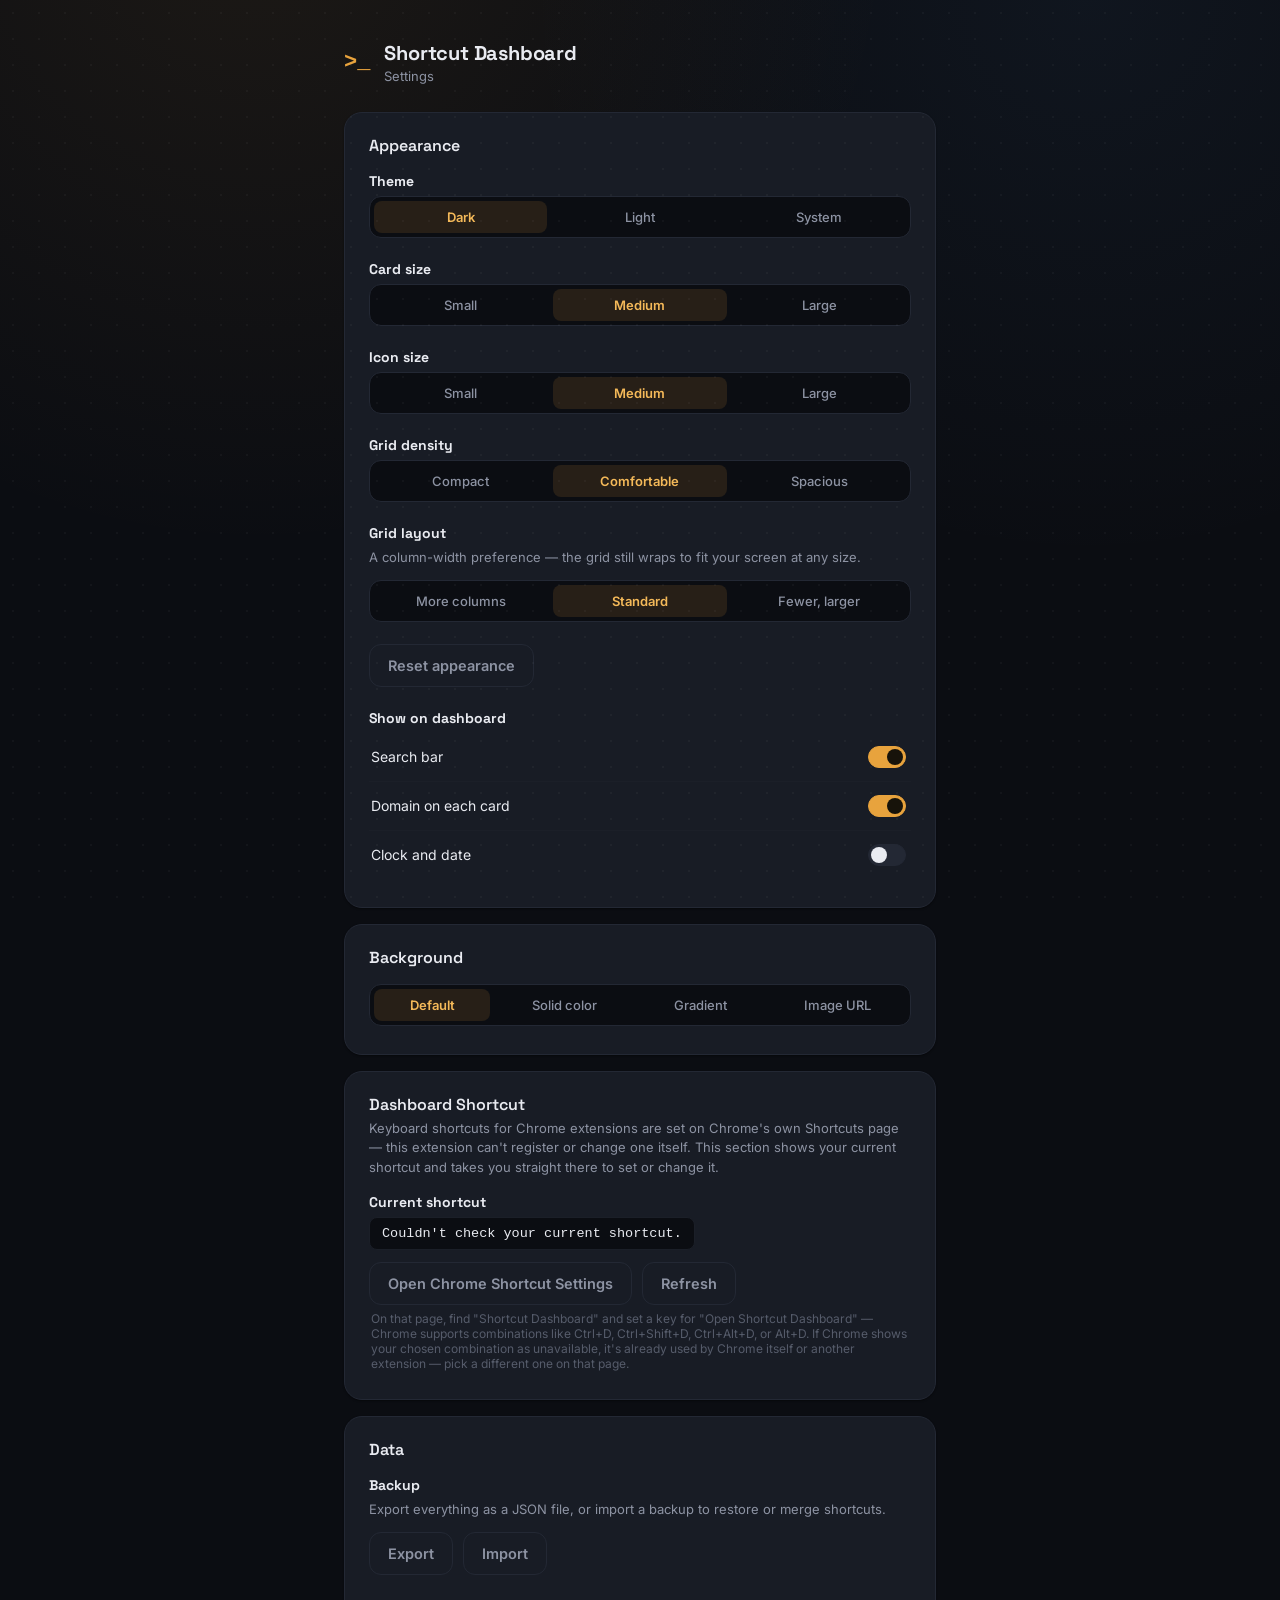
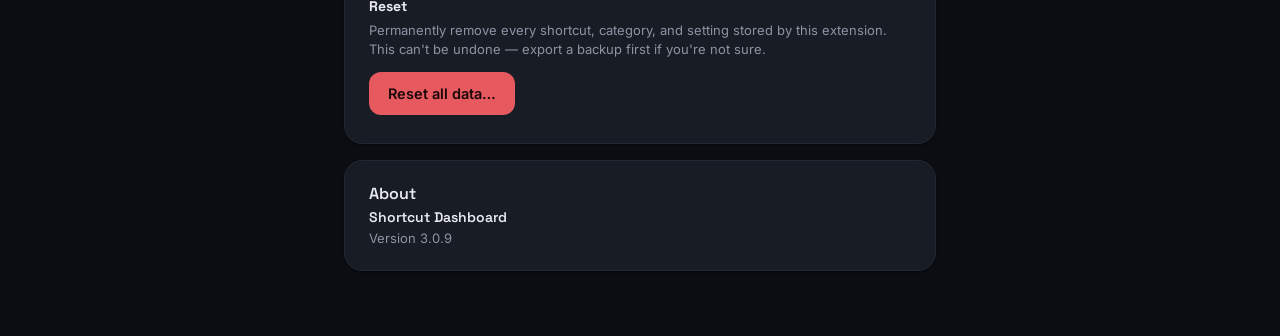
<file: options/options.html>
<!DOCTYPE html>
<html lang="en">
<head>
  <meta charset="UTF-8" />
  <title>Settings — Shortcut Dashboard</title>

  <!-- Applies the saved theme before first paint, same approach as
       ../js/theme-init.js and ../popup/popup-theme-init.js — this page is
       its own separate document/context, so it needs its own copy. -->
  <script src="options-theme-init.js"></script>

  <link rel="preconnect" href="https://fonts.googleapis.com" />
  <link rel="preconnect" href="https://fonts.gstatic.com" crossorigin />
  <link
    href="https://fonts.googleapis.com/css2?family=Space+Grotesk:wght@600;700&family=Inter:wght@400;500;600&display=swap"
    rel="stylesheet"
  />

  <!-- The dashboard's own stylesheet: design tokens, fonts, .btn/.segmented/
       .toggle-row/.switch/.field/.settings-section/.modal/.toast, etc.
       Reused as-is so every control here looks identical to the same
       control in the dashboard's Settings modal — this page adds only the
       page-level layout (options.css) those components didn't need. -->
  <link rel="stylesheet" href="../css/style.css" />
  <link rel="stylesheet" href="options.css" />
</head>
<body>
  <div class="options-page">
    <header class="options-header">
      <span class="options-brand-mark" aria-hidden="true">&gt;_</span>
      <div>
        <h1 class="options-title">Shortcut Dashboard</h1>
        <p class="options-subtitle">Settings</p>
      </div>
    </header>

    <main class="options-main">
      <!-- Appearance -->
      <section class="options-card" aria-labelledby="appearanceHeading">
        <h2 id="appearanceHeading" class="options-card-title">Appearance</h2>

        <section class="settings-section">
          <h3 class="settings-section-title">Theme</h3>
          <div class="segmented" id="themeControl" role="radiogroup" aria-label="Theme">
            <label class="segmented-option">
              <input type="radio" name="theme" value="dark" />
              <span>Dark</span>
            </label>
            <label class="segmented-option">
              <input type="radio" name="theme" value="light" />
              <span>Light</span>
            </label>
            <label class="segmented-option">
              <input type="radio" name="theme" value="system" />
              <span>System</span>
            </label>
          </div>
        </section>

        <section class="settings-section">
          <h3 class="settings-section-title">Card size</h3>
          <div class="segmented" id="cardSizeControl" role="radiogroup" aria-label="Card size">
            <label class="segmented-option">
              <input type="radio" name="cardSize" value="small" />
              <span>Small</span>
            </label>
            <label class="segmented-option">
              <input type="radio" name="cardSize" value="medium" />
              <span>Medium</span>
            </label>
            <label class="segmented-option">
              <input type="radio" name="cardSize" value="large" />
              <span>Large</span>
            </label>
          </div>
        </section>

        <section class="settings-section">
          <h3 class="settings-section-title">Icon size</h3>
          <div class="segmented" id="iconSizeControl" role="radiogroup" aria-label="Icon size">
            <label class="segmented-option">
              <input type="radio" name="iconSize" value="small" />
              <span>Small</span>
            </label>
            <label class="segmented-option">
              <input type="radio" name="iconSize" value="medium" />
              <span>Medium</span>
            </label>
            <label class="segmented-option">
              <input type="radio" name="iconSize" value="large" />
              <span>Large</span>
            </label>
          </div>
        </section>

        <section class="settings-section">
          <h3 class="settings-section-title">Grid density</h3>
          <div class="segmented" id="gridDensityControl" role="radiogroup" aria-label="Grid density">
            <label class="segmented-option">
              <input type="radio" name="gridDensity" value="compact" />
              <span>Compact</span>
            </label>
            <label class="segmented-option">
              <input type="radio" name="gridDensity" value="comfortable" />
              <span>Comfortable</span>
            </label>
            <label class="segmented-option">
              <input type="radio" name="gridDensity" value="spacious" />
              <span>Spacious</span>
            </label>
          </div>
        </section>

        <section class="settings-section">
          <h3 class="settings-section-title">Grid layout</h3>
          <p class="settings-section-copy">A column-width preference — the grid still wraps to fit your screen at any size.</p>
          <div class="segmented" id="gridColumnsControl" role="radiogroup" aria-label="Grid layout">
            <label class="segmented-option">
              <input type="radio" name="gridColumns" value="more" />
              <span>More columns</span>
            </label>
            <label class="segmented-option">
              <input type="radio" name="gridColumns" value="standard" />
              <span>Standard</span>
            </label>
            <label class="segmented-option">
              <input type="radio" name="gridColumns" value="fewer" />
              <span>Fewer, larger</span>
            </label>
          </div>
        </section>

        <section class="settings-section">
          <div class="settings-actions">
            <button type="button" id="resetAppearanceBtn" class="btn btn-ghost">Reset appearance</button>
          </div>
        </section>

        <section class="settings-section">
          <h3 class="settings-section-title">Show on dashboard</h3>
          <label class="toggle-row">
            <span>Search bar</span>
            <input type="checkbox" id="showSearchInput" class="switch" />
          </label>
          <label class="toggle-row">
            <span>Domain on each card</span>
            <input type="checkbox" id="showDomainInput" class="switch" />
          </label>
          <label class="toggle-row">
            <span>Clock and date</span>
            <input type="checkbox" id="showClockInput" class="switch" />
          </label>
        </section>
      </section>

      <!-- Background -->
      <section class="options-card" aria-labelledby="backgroundHeading">
        <h2 id="backgroundHeading" class="options-card-title">Background</h2>

        <section class="settings-section">
          <div class="segmented segmented-wrap" id="backgroundTypeControl" role="radiogroup" aria-label="Background type">
            <label class="segmented-option">
              <input type="radio" name="backgroundType" value="default" />
              <span>Default</span>
            </label>
            <label class="segmented-option">
              <input type="radio" name="backgroundType" value="color" />
              <span>Solid color</span>
            </label>
            <label class="segmented-option">
              <input type="radio" name="backgroundType" value="gradient" />
              <span>Gradient</span>
            </label>
            <label class="segmented-option">
              <input type="radio" name="backgroundType" value="image" />
              <span>Image URL</span>
            </label>
          </div>

          <div id="bgColorFields" class="bg-fields" hidden>
            <label class="field field-color">
              <span class="field-label">Color</span>
              <input type="color" id="bgColorInput" value="#141822" />
            </label>
          </div>

          <div id="bgGradientFields" class="bg-fields" hidden>
            <label class="field field-color">
              <span class="field-label">From</span>
              <input type="color" id="bgGradientFromInput" value="#1b2030" />
            </label>
            <label class="field field-color">
              <span class="field-label">To</span>
              <input type="color" id="bgGradientToInput" value="#0b0d12" />
            </label>
          </div>

          <div id="bgImageFields" class="bg-fields" hidden>
            <label class="field">
              <span class="field-label">Image URL</span>
              <input
                type="text"
                id="bgImageUrlInput"
                placeholder="https://example.com/wallpaper.jpg"
                autocomplete="off"
              />
            </label>
            <p class="field-hint">Must be a direct http/https image link. Falls back to the default background if it fails to load.</p>
            <p id="bgImageError" class="form-error" role="alert" hidden></p>
          </div>
        </section>
      </section>

      <!-- Dashboard Shortcut -->
      <section class="options-card" aria-labelledby="shortcutHeading">
        <h2 id="shortcutHeading" class="options-card-title">Dashboard Shortcut</h2>
        <p class="settings-section-copy">
          Keyboard shortcuts for Chrome extensions are set on Chrome's own
          Shortcuts page — this extension can't register or change one
          itself. This section shows your current shortcut and takes you
          straight there to set or change it.
        </p>

        <section class="settings-section">
          <h3 class="settings-section-title">Current shortcut</h3>
          <p class="shortcut-status" id="shortcutStatus" aria-live="polite">Checking…</p>
          <div class="settings-actions">
            <button type="button" id="openShortcutSettingsBtn" class="btn btn-ghost">Open Chrome Shortcut Settings</button>
            <button type="button" id="refreshShortcutBtn" class="btn btn-ghost">Refresh</button>
          </div>
          <p class="field-hint">
            On that page, find "Shortcut Dashboard" and set a key for
            "Open Shortcut Dashboard" — Chrome supports combinations like
            Ctrl+D, Ctrl+Shift+D, Ctrl+Alt+D, or Alt+D. If Chrome shows
            your chosen combination as unavailable, it's already used by
            Chrome itself or another extension — pick a different one on
            that page.
          </p>
        </section>
      </section>

      <!-- Data -->
      <section class="options-card" aria-labelledby="dataHeading">
        <h2 id="dataHeading" class="options-card-title">Data</h2>

        <section class="settings-section">
          <h3 class="settings-section-title">Backup</h3>
          <p class="settings-section-copy">Export everything as a JSON file, or import a backup to restore or merge shortcuts.</p>
          <div class="settings-actions">
            <button type="button" id="exportBtn" class="btn btn-ghost">Export</button>
            <button type="button" id="importBtn" class="btn btn-ghost">Import</button>
            <input type="file" id="importFileInput" accept="application/json,.json" hidden />
          </div>
        </section>

        <section class="settings-section">
          <h3 class="settings-section-title">Reset</h3>
          <p class="settings-section-copy">Permanently remove every shortcut, category, and setting stored by this extension. This can't be undone — export a backup first if you're not sure.</p>
          <div class="settings-actions">
            <button type="button" id="resetBtn" class="btn btn-danger">Reset all data…</button>
          </div>
        </section>
      </section>

      <!-- About -->
      <section class="options-card" aria-labelledby="aboutHeading">
        <h2 id="aboutHeading" class="options-card-title">About</h2>
        <p class="options-about-name">Shortcut Dashboard</p>
        <p class="options-about-version" id="versionText">Version —</p>
      </section>
    </main>
  </div>

  <!-- Import: Replace / Merge / Cancel confirmation (same markup/classes as the dashboard's) -->
  <div id="importConfirmOverlay" class="modal-overlay" hidden>
    <div class="modal modal-small" role="dialog" aria-modal="true" aria-labelledby="importConfirmTitle">
      <div class="modal-header">
        <h2 id="importConfirmTitle">Import backup</h2>
      </div>
      <p class="delete-copy" id="importConfirmSummary"></p>
      <p class="delete-copy">Replace clears your current dashboard and uses only the imported data. Merge keeps everything you have and adds what's new.</p>
      <div class="modal-actions modal-actions-import">
        <button type="button" id="importCancelBtn" class="btn btn-ghost">Cancel</button>
        <button type="button" id="importMergeBtn" class="btn btn-ghost">Merge</button>
        <button type="button" id="importReplaceBtn" class="btn btn-danger">Replace</button>
      </div>
    </div>
  </div>

  <!-- Reset: intentional confirmation before any data is cleared -->
  <div id="resetConfirmOverlay" class="modal-overlay" hidden>
    <div class="modal modal-small" role="dialog" aria-modal="true" aria-labelledby="resetConfirmTitle">
      <div class="modal-header">
        <h2 id="resetConfirmTitle">Reset all data?</h2>
      </div>
      <p class="delete-copy">This permanently deletes every shortcut, category, and setting stored by Shortcut Dashboard, on this device. It can't be undone.</p>
      <div class="modal-actions">
        <button type="button" id="resetCancelBtn" class="btn btn-ghost">Cancel</button>
        <button type="button" id="resetConfirmBtn" class="btn btn-danger">Reset everything</button>
      </div>
    </div>
  </div>

  <!-- Toast notifications (e.g. storage failures) -->
  <div id="toast" class="toast" role="status" aria-live="polite" hidden></div>

  <script type="module" src="options.js"></script>
</body>
</html>
</file>
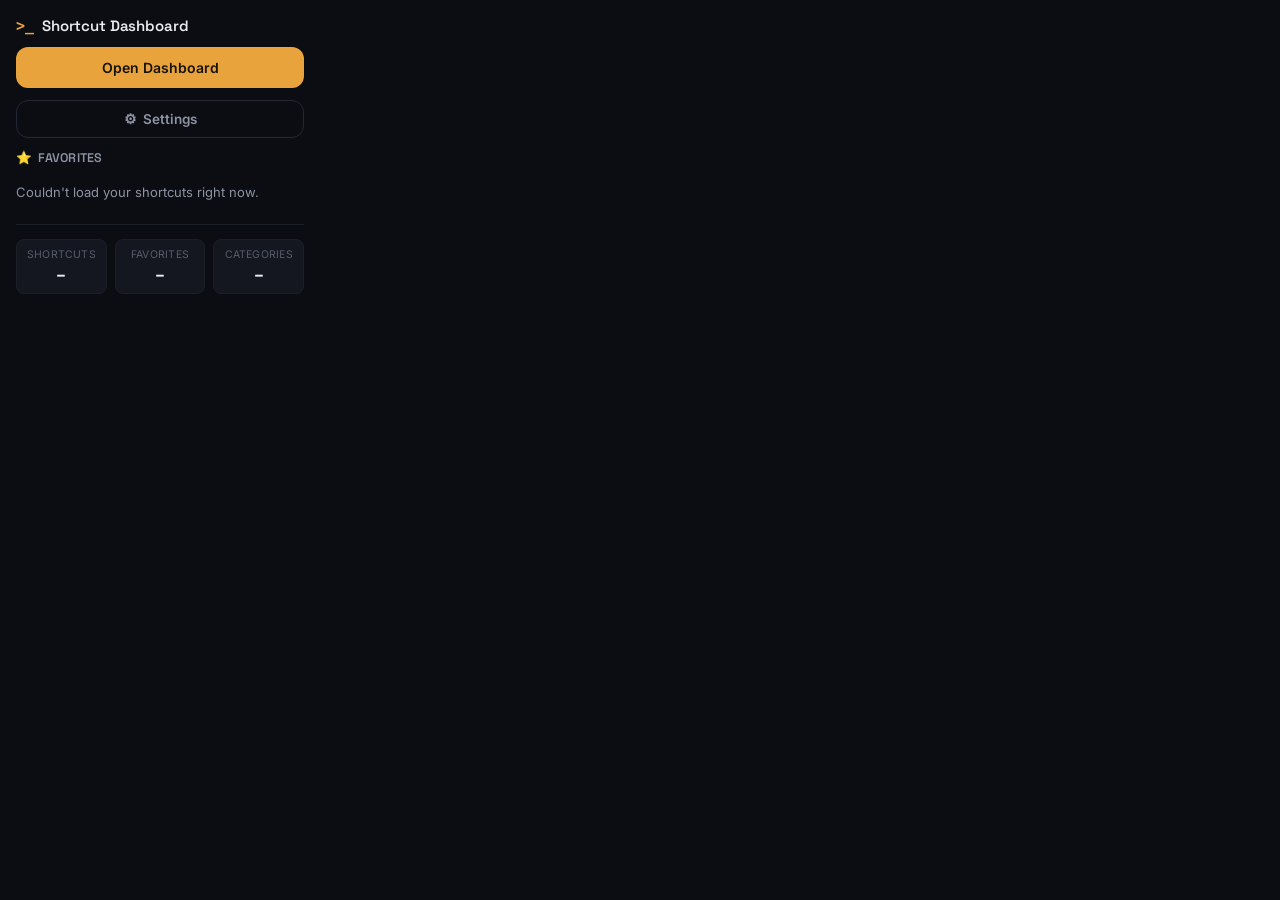
<file: popup/popup.html>
<!DOCTYPE html>
<html lang="en">
<head>
  <meta charset="UTF-8" />
  <title>Shortcut Dashboard</title>

  <!-- Applies the saved theme before first paint, same approach as
       dashboard.html's js/theme-init.js — reads chrome.storage.local (this
       popup is a separate document/context, so it needs its own copy of
       this small pre-paint step). -->
  <script src="popup-theme-init.js"></script>

  <link rel="preconnect" href="https://fonts.googleapis.com" />
  <link rel="preconnect" href="https://fonts.gstatic.com" crossorigin />
  <link
    href="https://fonts.googleapis.com/css2?family=Space+Grotesk:wght@600;700&family=Inter:wght@400;500;600&display=swap"
    rel="stylesheet"
  />

  <link rel="stylesheet" href="popup.css" />
</head>
<body>
  <div class="popup">
    <header class="popup-header">
      <span class="popup-brand-mark" aria-hidden="true">&gt;_</span>
      <span class="popup-brand-name">Shortcut Dashboard</span>
    </header>

    <button type="button" id="openDashboardBtn" class="btn btn-primary popup-open-btn">
      Open Dashboard
    </button>

    <div class="popup-actions">
      <button type="button" id="settingsBtn" class="btn btn-ghost popup-action-btn">
        <span aria-hidden="true">⚙</span> Settings
      </button>
    </div>

    <section class="popup-section" aria-labelledby="favoritesHeading">
      <h2 id="favoritesHeading" class="popup-section-title">
        <span aria-hidden="true">⭐</span> Favorites
      </h2>

      <p id="favoritesEmpty" class="popup-empty" hidden>No favourite shortcuts yet.</p>
      <p id="popupError" class="popup-empty popup-error" hidden>
        Couldn't load your shortcuts right now.
      </p>

      <ul id="favoritesList" class="popup-fav-list" hidden></ul>
    </section>

    <div class="popup-divider" role="separator"></div>

    <dl class="popup-stats">
      <div class="popup-stat">
        <dt>Shortcuts</dt>
        <dd id="statShortcuts">–</dd>
      </div>
      <div class="popup-stat">
        <dt>Favorites</dt>
        <dd id="statFavorites">–</dd>
      </div>
      <div class="popup-stat">
        <dt>Categories</dt>
        <dd id="statCategories">–</dd>
      </div>
    </dl>
  </div>

  <script src="popup.js"></script>
</body>
</html>
</file>
<file: css/style.css>
/* ==========================================================================
   Shortcut Dashboard — design tokens
   ========================================================================== */
:root {
  /* Surfaces */
  --bg: #0b0d12;
  --bg-glow: radial-gradient(circle at 20% -10%, rgba(232, 163, 61, 0.08), transparent 45%),
             radial-gradient(circle at 85% 0%, rgba(94, 160, 234, 0.06), transparent 40%);
  --surface: #14171f;
  --surface-hover: #1b1f29;
  --surface-raised: #181c25;
  --border: #232834;
  --border-soft: #1b1f28;

  /* Text */
  --text: #e9ebf1;
  --text-muted: #8d93a3;
  --text-faint: #565c6b;

  /* Accent */
  --accent: #e8a33d;
  --accent-strong: #f4b959;
  --accent-soft: rgba(232, 163, 61, 0.12);
  --danger: #e5595f;
  --danger-soft: rgba(229, 89, 95, 0.12);
  --success: #5fd48a;
  --success-soft: rgba(95, 212, 138, 0.12);

  /* Type */
  --font-display: "Space Grotesk", "Segoe UI", sans-serif;
  --font-body: "Inter", "Segoe UI", sans-serif;
  --font-mono: "JetBrains Mono", "SFMono-Regular", Consolas, monospace;

  /* Misc */
  --radius-lg: 18px;
  --radius-md: 12px;
  --radius-sm: 8px;
  --shadow-card: 0 1px 2px rgba(0, 0, 0, 0.4);
  --shadow-lift: 0 16px 32px -12px rgba(0, 0, 0, 0.55);

  /* Background customization (V2.2). Defaults mirror the built-in dark
     surface so "Default" needs no overrides; Solid color/Gradient/Image
     write into these same custom properties instead of touching --bg
     directly, so switching back to Default is a single class removal. */
  --bg-scrim: rgba(6, 7, 10, 0.35);
}

/* ==========================================================================
   V2.2 — Light theme tokens. Applied via [data-theme="light"] on <html>,
   set by app.js (System resolves the OS preference to one of these two).
   Every other rule in this file keys off the --variables above, so the
   light theme needs no duplicated component CSS — only new token values.
   ========================================================================== */
[data-theme="light"] {
  --bg: #f4f2ec;
  --bg-glow: radial-gradient(circle at 20% -10%, rgba(232, 163, 61, 0.10), transparent 45%),
             radial-gradient(circle at 85% 0%, rgba(94, 160, 234, 0.08), transparent 40%);
  --surface: #ffffff;
  --surface-hover: #f7f5ef;
  --surface-raised: #ffffff;
  --border: #e4e0d4;
  --border-soft: #ece9dd;

  --text: #232016;
  --text-muted: #6b6658;
  --text-faint: #9a9587;

  --accent: #b9791f;
  --accent-strong: #a06618;
  --accent-soft: rgba(185, 121, 31, 0.12);
  --danger: #c8393f;
  --danger-soft: rgba(200, 57, 63, 0.1);
  --success: #2f9a5c;
  --success-soft: rgba(47, 154, 92, 0.1);

  --shadow-card: 0 1px 2px rgba(30, 25, 10, 0.08);
  --shadow-lift: 0 16px 32px -12px rgba(30, 25, 10, 0.18);

  --bg-scrim: rgba(255, 255, 255, 0.55);
}

* {
  box-sizing: border-box;
}

/* The `hidden` attribute must always win over component display rules
   (e.g. .modal-overlay { display: flex } or .shortcut-grid { display: grid }
   below). Without this, elements toggled via `el.hidden = true/false` in
   app.js stay visible because the class's own `display` value out-specifies
   the browser's built-in [hidden] rule. */
[hidden] {
  display: none !important;
}

html, body {
  height: 100%;
}

body {
  margin: 0;
  background-color: var(--bg);
  background-image: var(--bg-glow);
  background-attachment: fixed;
  color: var(--text);
  font-family: var(--font-body);
  -webkit-font-smoothing: antialiased;
  /* A stray long URL or narrow viewport should never cause page-level
     horizontal scrolling. */
  overflow-x: hidden;
}

::selection {
  background: var(--accent-soft);
  color: var(--accent-strong);
}

/* Screen-reader-only text (visible label for the search input, which also
   carries a visible placeholder for sighted users). */
.visually-hidden {
  position: absolute;
  width: 1px;
  height: 1px;
  padding: 0;
  margin: -1px;
  overflow: hidden;
  clip: rect(0, 0, 0, 0);
  white-space: nowrap;
  border: 0;
}

/* Consistent, visible keyboard focus ring across all interactive elements.
   Only shown for keyboard/programmatic focus, not mouse clicks, in browsers
   that support :focus-visible. */
a:focus-visible,
button:focus-visible,
input:focus-visible,
.shortcut-card:focus-visible {
  outline: 2px solid var(--accent);
  outline-offset: 2px;
}

/* Faint dot-grid texture under everything, like graph paper for a control panel */
body::before {
  content: "";
  position: fixed;
  inset: 0;
  background-image: radial-gradient(circle, var(--dot-color, rgba(255, 255, 255, 0.035)) 1px, transparent 1px);
  background-size: 26px 26px;
  pointer-events: none;
  z-index: 0;
}

[data-theme="light"] {
  --dot-color: rgba(20, 16, 5, 0.05);
}

/* A custom background image sits under the dot texture and app content;
   the texture is suppressed so it doesn't muddy a photo, and a scrim
   (below) keeps text readable over whatever the image looks like. */
body.bg-custom-image::before {
  display: none;
}

/* Solid color / gradient / image backgrounds are applied by app.js via
   these custom properties rather than overwriting --bg directly, so
   switching back to "Default" is just removing a class. */
body.bg-custom-color {
  background-color: var(--bg-override-color, var(--bg));
  background-image: none;
}

body.bg-custom-gradient {
  background-image: var(--bg-override-gradient, var(--bg-glow));
  background-color: var(--bg);
}

body.bg-custom-image {
  background-color: var(--bg);
  background-image: var(--bg-override-image, none);
  background-size: cover;
  background-position: center;
  background-attachment: fixed;
}

/* Readability scrim for non-default backgrounds — sits above the dot
   texture but below .app (z-index: 1), so it never dims the UI itself. */
body.bg-custom-color::after,
body.bg-custom-gradient::after,
body.bg-custom-image::after {
  content: "";
  position: fixed;
  inset: 0;
  background: var(--bg-scrim);
  pointer-events: none;
  z-index: 0;
}

.app {
  position: relative;
  z-index: 1;
  max-width: 1180px;
  margin: 0 auto;
  padding: 40px 32px 80px;
}

/* ==========================================================================
   Top bar
   ========================================================================== */
.topbar {
  display: flex;
  align-items: center;
  gap: 24px;
  margin-bottom: 8px;
}

.brand {
  display: flex;
  align-items: baseline;
  gap: 8px;
  flex-shrink: 0;
  font-family: var(--font-display);
}

.brand-mark {
  color: var(--accent);
  font-family: var(--font-mono);
  font-weight: 500;
  font-size: 18px;
}

.brand-name {
  font-size: 19px;
  font-weight: 600;
  letter-spacing: -0.01em;
}

/* ==========================================================================
   V2.2 — Header clock (optional, toggled in Settings > Display)
   ========================================================================== */
.header-clock {
  display: flex;
  flex-direction: column;
  align-items: flex-end;
  line-height: 1.25;
  flex-shrink: 0;
  padding: 0 2px;
}

.clock-time {
  font-family: var(--font-mono);
  font-size: 15px;
  font-weight: 500;
  color: var(--text);
  font-variant-numeric: tabular-nums;
}

.clock-date {
  font-family: var(--font-mono);
  font-size: 11px;
  color: var(--text-faint);
}

.search-wrap {
  position: relative;
  flex: 1;
  max-width: 640px;
  margin: 0 auto;
}

.search-icon {
  position: absolute;
  left: 18px;
  top: 50%;
  transform: translateY(-50%);
  width: 18px;
  height: 18px;
  color: var(--text-faint);
  pointer-events: none;
}

.search-input {
  width: 100%;
  padding: 14px 18px 14px 48px;
  border-radius: var(--radius-lg);
  border: 1px solid var(--border);
  background: var(--surface);
  color: var(--text);
  font-family: var(--font-body);
  font-size: 15px;
  outline: none;
  transition: border-color 0.15s ease, box-shadow 0.15s ease, background 0.15s ease;
}

.search-input::placeholder {
  color: var(--text-faint);
}

.search-input:focus {
  border-color: var(--accent);
  background: var(--surface-raised);
  box-shadow: 0 0 0 4px var(--accent-soft);
}

.status-line {
  margin: 0;
  color: var(--text-faint);
  font-family: var(--font-mono);
  font-size: 12.5px;
  letter-spacing: 0.02em;
  min-height: 16px;
}

.content-toolbar {
  display: flex;
  align-items: center;
  justify-content: space-between;
  flex-wrap: wrap;
  gap: 8px 16px;
  margin: 18px 2px 22px;
}

.sort-control {
  display: flex;
  align-items: center;
  gap: 8px;
  flex: 0 0 auto;
}

.sort-label {
  font-size: 12.5px;
  color: var(--text-muted);
  white-space: nowrap;
}

.sort-select {
  width: auto;
  padding: 6px 10px;
  font-size: 13px;
}

/* ==========================================================================
   Buttons
   ========================================================================== */
.btn {
  display: inline-flex;
  align-items: center;
  gap: 6px;
  font-family: var(--font-body);
  font-size: 14.5px;
  font-weight: 600;
  padding: 12px 18px;
  border-radius: var(--radius-md);
  border: 1px solid transparent;
  cursor: pointer;
  white-space: nowrap;
  transition: transform 0.12s ease, background 0.15s ease, border-color 0.15s ease, box-shadow 0.15s ease;
}

.btn:active {
  transform: scale(0.97);
}

.btn:disabled {
  opacity: 0.6;
  cursor: not-allowed;
  transform: none;
}

.btn .plus {
  font-size: 16px;
  font-weight: 700;
  line-height: 1;
}

.btn-primary {
  background: var(--accent);
  color: #17130a;
  box-shadow: 0 1px 0 rgba(255, 255, 255, 0.15) inset;
}

.btn-primary:hover {
  background: var(--accent-strong);
}

.btn-ghost {
  background: transparent;
  border-color: var(--border);
  color: var(--text-muted);
}

.btn-ghost:hover {
  border-color: var(--text-faint);
  color: var(--text);
}

.btn-danger {
  background: var(--danger);
  color: #1a0708;
}

.btn-danger:hover {
  filter: brightness(1.08);
}

.icon-btn {
  background: transparent;
  border: none;
  color: var(--text-muted);
  font-size: 22px;
  line-height: 1;
  cursor: pointer;
  padding: 4px 8px;
  border-radius: var(--radius-sm);
  transition: background 0.15s ease, color 0.15s ease;
}

.icon-btn:hover {
  background: var(--surface-hover);
  color: var(--text);
}

/* ==========================================================================
   Shortcut grid + cards
   ========================================================================== */
.shortcut-grid {
  display: grid;
  grid-template-columns: repeat(auto-fill, minmax(var(--grid-col-min, 190px), 1fr));
  gap: var(--grid-gap, 16px);
}

/* ==========================================================================
   V3.0 Task 7 — Appearance: Card Size, Icon Size, Grid Density, Grid
   Layout (Settings > Appearance). Each is independent — changing one
   never affects the others. All four are column-width/spacing/size
   *preferences* applied via CSS custom properties on .shortcut-grid, so
   the grid's existing auto-fill responsive behavior (more columns on
   wide screens, fewer on narrow ones, never overflowing) is unaffected;
   they only change what "one column" measures.

   Medium / Comfortable / Standard are the unmodified base values below
   (.card-open, .card-icon-wrap, etc.) — only Small/Large and
   Compact/Spacious and More/Fewer need explicit overrides here.
   ========================================================================== */

/* Grid Layout — column-width preference. */
.shortcut-grid[data-columns="more"] {
  --grid-col-min: 150px;
}

.shortcut-grid[data-columns="fewer"] {
  --grid-col-min: 260px;
}

/* Grid Density — spacing between cards. */
.shortcut-grid[data-density="compact"] {
  --grid-gap: 10px;
}

.shortcut-grid[data-density="spacious"] {
  --grid-gap: 24px;
}

/* Card Size — card padding and text sizes. */
.shortcut-grid[data-card-size="small"] .card-open {
  padding: 13px 12px 12px;
}

.shortcut-grid[data-card-size="small"] .card-name {
  font-size: 13px;
}

.shortcut-grid[data-card-size="small"] .card-domain {
  font-size: 10.5px;
}

.shortcut-grid[data-card-size="large"] .card-open {
  padding: 22px 20px 20px;
}

.shortcut-grid[data-card-size="large"] .card-name {
  font-size: 16.5px;
}

.shortcut-grid[data-card-size="large"] .card-domain {
  font-size: 12.5px;
}

/* Icon Size — icon box and inner glyph sizes. */
.shortcut-grid[data-icon-size="small"] .card-icon-wrap {
  width: 34px;
  height: 34px;
  margin: 4px 0 10px;
}

.shortcut-grid[data-icon-size="small"] .card-icon-wrap img {
  width: 19px;
  height: 19px;
}

.shortcut-grid[data-icon-size="small"] .card-icon-fallback {
  font-size: 13px;
}

.shortcut-grid[data-icon-size="small"] .card-icon-wrap .card-icon-emoji {
  font-size: 15px;
}

.shortcut-grid[data-icon-size="large"] .card-icon-wrap {
  width: 52px;
  height: 52px;
  margin: 8px 0 16px;
}

.shortcut-grid[data-icon-size="large"] .card-icon-wrap img {
  width: 28px;
  height: 28px;
}

.shortcut-grid[data-icon-size="large"] .card-icon-fallback {
  font-size: 19px;
}

.shortcut-grid[data-icon-size="large"] .card-icon-wrap .card-icon-emoji {
  font-size: 24px;
}

.shortcut-card {
  position: relative;
  background: var(--surface);
  border: 1px solid var(--border-soft);
  border-radius: var(--radius-lg);
  box-shadow: var(--shadow-card);
  transition: transform 0.16s ease, border-color 0.16s ease, box-shadow 0.16s ease, background 0.16s ease;
  animation: card-in 0.28s ease both;
}

@keyframes card-in {
  from {
    opacity: 0;
    transform: translateY(6px) scale(0.98);
  }
  to {
    opacity: 1;
    transform: translateY(0) scale(1);
  }
}

.shortcut-card:hover,
.shortcut-card:focus-within {
  transform: translateY(-3px);
  border-color: rgba(232, 163, 61, 0.4);
  background: var(--surface-hover);
  box-shadow: var(--shadow-lift);
}

/* The main "open this site" control. It is a real <button> that fills the
   card so the whole card is clickable/tappable, while Edit/Delete are
   separate sibling buttons layered on top (see .card-actions) — this keeps
   every action a proper semantic control instead of one div juggling
   multiple responsibilities. */
.card-open {
  display: block;
  width: 100%;
  text-align: left;
  background: none;
  border: none;
  padding: 18px 16px 16px;
  margin: 0;
  border-radius: inherit;
  color: inherit;
  font: inherit;
  cursor: pointer;
}

.card-index {
  position: absolute;
  top: 12px;
  left: 12px;
  font-family: var(--font-mono);
  font-size: 10.5px;
  color: var(--text-faint);
  background: var(--bg);
  border: 1px solid var(--border-soft);
  border-radius: 6px;
  width: 20px;
  height: 20px;
  display: flex;
  align-items: center;
  justify-content: center;
  opacity: 0;
  transform: translateY(-2px);
  transition: opacity 0.15s ease, transform 0.15s ease;
  pointer-events: none;
}

.shortcut-card:hover .card-index,
.shortcut-card:focus-within .card-index {
  opacity: 1;
  transform: translateY(0);
}

.card-actions {
  position: absolute;
  top: 10px;
  right: 10px;
  display: flex;
  gap: 4px;
  opacity: 0;
  transform: translateY(-2px);
  transition: opacity 0.15s ease, transform 0.15s ease;
  /* Sits above .card-open so its buttons receive the click/tap even though
     they visually overlap the open-card button beneath them. */
  z-index: 2;
}

.shortcut-card:hover .card-actions,
.shortcut-card:focus-within .card-actions,
.card-actions:has(.card-favorite-btn[aria-pressed="true"]) {
  opacity: 1;
  transform: translateY(0);
}

/* Favorited shortcuts: only the Favorite button stays visible/usable in
   this row — drag-reorder, edit, and delete are hidden. Keyed off the
   existing aria-pressed state on .card-favorite-btn (already set from
   shortcut.favorite in buildCard()), so there's no separate favorite
   state to keep in sync. Non-favorite cards are unaffected — their
   .card-actions row doesn't match this :has() condition, so they keep
   the exact hover behavior above. */
.card-actions:has(.card-favorite-btn[aria-pressed="true"]) .card-drag-handle,
.card-actions:has(.card-favorite-btn[aria-pressed="true"]) .card-action-btn {
  display: none;
}

.card-action-btn {
  width: 26px;
  height: 26px;
  display: flex;
  align-items: center;
  justify-content: center;
  border-radius: 7px;
  border: 1px solid var(--border);
  background: var(--bg);
  color: var(--text-muted);
  cursor: pointer;
  font-size: 13px;
  transition: background 0.15s ease, color 0.15s ease, border-color 0.15s ease;
}

.card-action-btn:hover {
  background: var(--surface-raised);
  color: var(--text);
  border-color: var(--text-faint);
}

.card-action-btn.danger:hover {
  color: var(--danger);
  border-color: var(--danger);
  background: var(--danger-soft);
}

.card-icon-wrap {
  width: 44px;
  height: 44px;
  border-radius: var(--radius-md);
  background: var(--bg);
  border: 1px solid var(--border-soft);
  display: flex;
  align-items: center;
  justify-content: center;
  margin: 6px 0 14px;
  overflow: hidden;
}

.card-icon-wrap img {
  width: 24px;
  height: 24px;
  transition: opacity 0.15s ease;
}

.card-icon-fallback {
  font-family: var(--font-display);
  font-weight: 600;
  font-size: 16px;
  color: var(--accent);
}

.card-name {
  font-family: var(--font-display);
  font-weight: 600;
  font-size: 15px;
  letter-spacing: -0.01em;
  color: var(--text);
  margin: 0 0 3px;
  white-space: nowrap;
  overflow: hidden;
  text-overflow: ellipsis;
}

.card-domain {
  font-family: var(--font-mono);
  font-size: 11.5px;
  color: var(--text-faint);
  margin: 0;
  white-space: nowrap;
  overflow: hidden;
  text-overflow: ellipsis;
}

/* Settings > Display > "Show domain" toggle */
body.hide-domain .card-domain {
  display: none;
}

/* "Add" tile at the end of the grid */
.add-tile {
  display: flex;
  flex-direction: column;
  align-items: center;
  justify-content: center;
  gap: 8px;
  min-height: 128px;
  border-radius: var(--radius-lg);
  border: 1.5px dashed var(--border);
  color: var(--text-faint);
  background: transparent;
  cursor: pointer;
  font-family: var(--font-body);
  font-size: 13px;
  font-weight: 500;
  transition: border-color 0.15s ease, color 0.15s ease, background 0.15s ease;
}

.add-tile:hover,
.add-tile:focus-visible {
  border-color: var(--accent);
  color: var(--accent);
  background: var(--accent-soft);
}

.add-tile .plus {
  font-size: 22px;
  font-weight: 400;
  line-height: 1;
}

/* ==========================================================================
   Empty states
   ========================================================================== */
.empty-state {
  text-align: center;
  padding: 90px 20px 60px;
  color: var(--text-muted);
}

.empty-glyph {
  font-family: var(--font-mono);
  font-size: 28px;
  color: var(--accent);
  border: 1px solid var(--border);
  width: 56px;
  height: 56px;
  border-radius: var(--radius-md);
  display: flex;
  align-items: center;
  justify-content: center;
  margin: 0 auto 18px;
}

.empty-state h2 {
  font-family: var(--font-display);
  font-size: 20px;
  color: var(--text);
  margin: 0 0 8px;
}

.empty-state p {
  font-size: 14px;
  margin: 0 0 22px;
  overflow-wrap: anywhere;
}

/* ==========================================================================
   Modal
   ========================================================================== */
.modal-overlay {
  position: fixed;
  inset: 0;
  background: rgba(6, 7, 10, 0.65);
  backdrop-filter: blur(3px);
  display: flex;
  align-items: center;
  justify-content: center;
  padding: 20px;
  z-index: 100;
  animation: overlay-in 0.15s ease both;
}

@keyframes overlay-in {
  from { opacity: 0; }
  to { opacity: 1; }
}

.modal {
  width: 100%;
  max-width: 420px;
  max-height: calc(100vh - 40px);
  overflow-y: auto;
  background: var(--surface-raised);
  border: 1px solid var(--border);
  border-radius: var(--radius-lg);
  padding: 24px 24px 20px;
  box-shadow: var(--shadow-lift);
  animation: modal-in 0.18s cubic-bezier(0.2, 0.9, 0.3, 1) both;
}

.modal-small {
  max-width: 380px;
}

@keyframes modal-in {
  from {
    opacity: 0;
    transform: translateY(10px) scale(0.97);
  }
  to {
    opacity: 1;
    transform: translateY(0) scale(1);
  }
}

.modal-header {
  display: flex;
  align-items: center;
  justify-content: space-between;
  margin-bottom: 18px;
}

.modal-header h2 {
  font-family: var(--font-display);
  font-size: 18px;
  margin: 0;
}

.field {
  display: block;
  margin-bottom: 14px;
}

.field-label {
  display: block;
  font-size: 12.5px;
  font-weight: 600;
  color: var(--text-muted);
  margin-bottom: 6px;
}

.field input {
  width: 100%;
  padding: 11px 14px;
  border-radius: var(--radius-sm);
  border: 1px solid var(--border);
  background: var(--bg);
  color: var(--text);
  font-family: var(--font-body);
  font-size: 14.5px;
  outline: none;
  transition: border-color 0.15s ease, box-shadow 0.15s ease;
}

.field input:focus {
  border-color: var(--accent);
  box-shadow: 0 0 0 3px var(--accent-soft);
}

.field input[aria-invalid="true"] {
  border-color: var(--danger);
}

.form-error {
  background: var(--danger-soft);
  border: 1px solid rgba(229, 89, 95, 0.3);
  color: #ff9ea2;
  font-size: 13px;
  padding: 9px 12px;
  border-radius: var(--radius-sm);
  margin: 4px 0 14px;
  overflow-wrap: anywhere;
}

.delete-copy {
  color: var(--text-muted);
  font-size: 14px;
  line-height: 1.5;
  margin: 0 0 20px;
  overflow-wrap: anywhere;
}

.delete-copy strong {
  color: var(--text);
}

.modal-actions {
  display: flex;
  justify-content: flex-end;
  gap: 10px;
  margin-top: 4px;
}

/* ==========================================================================
   Toast (non-blocking status messages, e.g. storage failures)
   ========================================================================== */
.toast {
  position: fixed;
  left: 50%;
  bottom: 28px;
  transform: translateX(-50%);
  max-width: min(420px, calc(100vw - 32px));
  background: var(--surface-raised);
  border: 1px solid var(--border);
  color: var(--text);
  font-size: 13.5px;
  line-height: 1.4;
  padding: 12px 16px;
  border-radius: var(--radius-md);
  box-shadow: var(--shadow-lift);
  z-index: 200;
  animation: toast-in 0.18s ease both;
}

.toast.toast-success {
  border-color: rgba(95, 212, 138, 0.35);
}

.toast.toast-error {
  border-color: rgba(229, 89, 95, 0.4);
}

@keyframes toast-in {
  from { opacity: 0; transform: translateX(-50%) translateY(8px); }
  to { opacity: 1; transform: translateX(-50%) translateY(0); }
}

/* ==========================================================================
   Responsive
   ========================================================================== */
@media (max-width: 720px) {
  .app {
    padding: 24px 18px 60px;
  }

  .topbar {
    flex-wrap: wrap;
    row-gap: 14px;
  }

  .brand {
    order: 1;
  }

  .header-clock {
    order: 2;
    align-items: center;
    margin-left: 14px;
  }

  .btn#addShortcutBtn {
    order: 3;
    margin-left: auto;
  }

  .search-wrap {
    order: 4;
    max-width: none;
    width: 100%;
  }

  .shortcut-grid {
    grid-template-columns: repeat(auto-fill, minmax(var(--grid-col-min-mobile, 140px), 1fr));
    gap: var(--grid-gap-mobile, 12px);
  }

  /* Mobile floors, independent of the desktop preference chosen, so
     every combination stays usable (and never forces horizontal
     scrolling) on a phone. */
  .shortcut-grid[data-columns="more"] {
    --grid-col-min-mobile: 108px;
  }

  .shortcut-grid[data-columns="fewer"] {
    --grid-col-min-mobile: 168px;
  }

  .shortcut-grid[data-density="compact"] {
    --grid-gap-mobile: 8px;
  }

  .shortcut-grid[data-density="spacious"] {
    --grid-gap-mobile: 14px;
  }
}

@media (max-width: 420px) {
  .clock-date {
    display: none;
  }

  .modal {
    padding: 20px 18px 16px;
  }

  .toast {
    left: 16px;
    right: 16px;
    bottom: 16px;
    transform: none;
    max-width: none;
  }

  @keyframes toast-in {
    from { opacity: 0; transform: translateY(8px); }
    to { opacity: 1; transform: translateY(0); }
  }
}

/* Respect reduced motion preference */
@media (prefers-reduced-motion: reduce) {
  * {
    animation-duration: 0.001ms !important;
    transition-duration: 0.001ms !important;
  }
}

/* ==========================================================================
   V2 — Layout (sidebar + content)
   ========================================================================== */
.layout {
  display: flex;
  align-items: flex-start;
  gap: 28px;
  margin-top: 18px;
}

.content {
  flex: 1;
  min-width: 0;
}

.sidebar-toggle {
  display: none;
}

.sidebar {
  flex-shrink: 0;
  width: 220px;
  position: sticky;
  top: 24px;
}

.sidebar-backdrop {
  display: none;
}

.view-list {
  list-style: none;
  margin: 0 0 4px;
  padding: 0;
  display: flex;
  flex-direction: column;
  gap: 2px;
}

.view-item {
  display: flex;
  align-items: center;
  gap: 10px;
  width: 100%;
  text-align: left;
  padding: 9px 10px;
  border-radius: var(--radius-sm);
  border: 1px solid transparent;
  background: transparent;
  color: var(--text-muted);
  font-family: var(--font-body);
  font-size: 13.5px;
  font-weight: 500;
  cursor: pointer;
  transition: background 0.15s ease, color 0.15s ease, border-color 0.15s ease;
}

.view-item:hover {
  background: var(--surface-hover);
  color: var(--text);
}

.view-item[aria-current="page"] {
  background: var(--accent-soft);
  color: var(--accent-strong);
  border-color: rgba(232, 163, 61, 0.3);
}

.view-icon {
  flex-shrink: 0;
  font-size: 13px;
  width: 16px;
  text-align: center;
}

.view-name {
  flex: 1;
  min-width: 0;
  overflow: hidden;
  text-overflow: ellipsis;
  white-space: nowrap;
}

.view-count {
  font-family: var(--font-mono);
  font-size: 11px;
  color: var(--text-faint);
  flex-shrink: 0;
}

.view-item[aria-current="page"] .view-count {
  color: inherit;
  opacity: 0.8;
}

.sidebar-divider {
  height: 1px;
  background: var(--border-soft);
  margin: 14px 2px;
}

.sidebar-section-header {
  display: flex;
  align-items: center;
  justify-content: space-between;
  padding: 0 10px 8px;
  font-size: 11.5px;
  font-weight: 600;
  letter-spacing: 0.04em;
  text-transform: uppercase;
  color: var(--text-faint);
}

.sidebar-section-header .icon-btn {
  font-size: 16px;
  padding: 0 6px;
  line-height: 1.4;
}

.category-list .view-item {
  position: relative;
  padding-right: 56px;
}

.category-row {
  position: relative;
  display: flex;
  align-items: center;
}

.category-row .view-item {
  flex: 1;
}

.category-row-actions {
  position: absolute;
  right: 6px;
  top: 50%;
  transform: translateY(-50%);
  display: flex;
  gap: 2px;
  opacity: 0;
  transition: opacity 0.15s ease;
}

.category-row:hover .category-row-actions,
.category-row:focus-within .category-row-actions {
  opacity: 1;
}

.category-row-actions .icon-btn {
  width: 22px;
  height: 22px;
  padding: 0;
  font-size: 13px;
  display: flex;
  align-items: center;
  justify-content: center;
}

.sidebar-empty {
  padding: 6px 10px;
  font-size: 12.5px;
  color: var(--text-faint);
  line-height: 1.5;
}

/* ==========================================================================
   V2 — Favorite star on cards
   ========================================================================== */
.card-favorite-btn {
  width: 26px;
  height: 26px;
  display: flex;
  align-items: center;
  justify-content: center;
  border-radius: 7px;
  border: 1px solid var(--border);
  background: var(--bg);
  color: var(--text-muted);
  cursor: pointer;
  font-size: 14px;
  transition: background 0.15s ease, color 0.15s ease, border-color 0.15s ease;
}

.card-favorite-btn:hover {
  color: var(--accent);
  border-color: var(--accent);
  background: var(--accent-soft);
}

.card-favorite-btn[aria-pressed="true"] {
  color: var(--accent);
  border-color: rgba(232, 163, 61, 0.5);
  background: var(--accent-soft);
}

.card-category-tag {
  font-family: var(--font-mono);
  font-size: 10px;
  color: var(--text-faint);
  margin: 2px 0 0;
  white-space: nowrap;
  overflow: hidden;
  text-overflow: ellipsis;
}

.card-icon-wrap img.icon-cover {
  width: 100%;
  height: 100%;
  object-fit: cover;
  border-radius: inherit;
}

.card-icon-wrap .card-icon-emoji {
  font-size: 20px;
  line-height: 1;
}

/* ==========================================================================
   V2 — Form additions (select, icon controls, checkbox)
   ========================================================================== */
.select-input {
  width: 100%;
  padding: 11px 14px;
  border-radius: var(--radius-sm);
  border: 1px solid var(--border);
  background: var(--bg);
  color: var(--text);
  font-family: var(--font-body);
  font-size: 14.5px;
  outline: none;
  transition: border-color 0.15s ease, box-shadow 0.15s ease;
}

.select-input:focus {
  border-color: var(--accent);
  box-shadow: 0 0 0 3px var(--accent-soft);
}

.icon-field {
  border: none;
  padding: 0;
  margin: 0 0 14px;
}

.icon-type-row {
  display: flex;
  flex-wrap: wrap;
  gap: 8px;
  margin-bottom: 8px;
}

.icon-type-option {
  display: inline-flex;
  align-items: center;
  gap: 6px;
  padding: 7px 10px;
  border-radius: var(--radius-sm);
  border: 1px solid var(--border);
  background: var(--bg);
  color: var(--text-muted);
  font-size: 12.5px;
  cursor: pointer;
  transition: border-color 0.15s ease, color 0.15s ease, background 0.15s ease;
}

.icon-type-option:has(input:checked) {
  border-color: var(--accent);
  color: var(--accent-strong);
  background: var(--accent-soft);
}

.icon-type-option input {
  accent-color: var(--accent);
}

.icon-value-input {
  width: 100%;
  padding: 11px 14px;
  border-radius: var(--radius-sm);
  border: 1px solid var(--border);
  background: var(--bg);
  color: var(--text);
  font-family: var(--font-body);
  font-size: 14.5px;
  outline: none;
  margin-top: 4px;
  transition: border-color 0.15s ease, box-shadow 0.15s ease;
}

.icon-value-input:focus {
  border-color: var(--accent);
  box-shadow: 0 0 0 3px var(--accent-soft);
}

.field-hint {
  font-size: 12px;
  color: var(--text-faint);
  margin: 6px 2px 0;
}

.field-inline {
  display: flex;
  align-items: center;
  gap: 8px;
  margin-bottom: 18px;
}

.field-label-inline {
  margin-bottom: 0;
}

.field-inline input[type="checkbox"] {
  width: 17px;
  height: 17px;
  accent-color: var(--accent);
  cursor: pointer;
}

/* ==========================================================================
   V2 — Responsive sidebar
   ========================================================================== */
@media (max-width: 900px) {
  .sidebar-toggle {
    display: inline-flex;
    align-items: center;
    justify-content: center;
    order: 0;
  }

  .layout {
    position: relative;
  }

  .sidebar {
    position: fixed;
    top: 0;
    left: 0;
    height: 100vh;
    width: min(260px, 82vw);
    background: var(--surface-raised);
    border-right: 1px solid var(--border);
    padding: 20px 14px;
    overflow-y: auto;
    z-index: 150;
    transform: translateX(-100%);
    transition: transform 0.2s ease;
  }

  .sidebar.sidebar-open {
    transform: translateX(0);
  }

  .sidebar-backdrop {
    display: block;
    position: fixed;
    inset: 0;
    background: rgba(6, 7, 10, 0.55);
    z-index: 140;
  }
}

@media (max-width: 720px) {
  .layout {
    gap: 0;
  }
}

/* ==========================================================================
   V2.1 — Drag-and-drop reordering + keyboard reorder handle
   ========================================================================== */
.card-drag-handle {
  width: 26px;
  height: 26px;
  display: flex;
  align-items: center;
  justify-content: center;
  border-radius: 7px;
  border: 1px solid var(--border);
  background: var(--bg);
  color: var(--text-muted);
  cursor: grab;
  font-size: 13px;
  line-height: 1;
  touch-action: none;
  transition: background 0.15s ease, color 0.15s ease, border-color 0.15s ease;
}

.card-drag-handle:hover,
.card-drag-handle:focus-visible {
  background: var(--surface-raised);
  color: var(--text);
  border-color: var(--text-faint);
}

.card-drag-handle:active {
  cursor: grabbing;
}

.card-drag-handle:disabled {
  opacity: 0.5;
  cursor: not-allowed;
}

.card-drag-handle:disabled:hover {
  background: var(--bg);
  color: var(--text-muted);
  border-color: var(--border);
}

.shortcut-card.dragging {
  opacity: 0.45;
}

.shortcut-card.drag-over-before {
  box-shadow: inset 0 3px 0 0 var(--accent);
}

.shortcut-card.drag-over-after {
  box-shadow: inset 0 -3px 0 0 var(--accent);
}

/* ==========================================================================
   V2.1 — Settings modal
   ========================================================================== */
.settings-section {
  margin-bottom: 22px;
}

.settings-section:last-child {
  margin-bottom: 4px;
}

.settings-section-title {
  font-family: var(--font-display);
  font-size: 14px;
  margin: 0 0 6px;
  color: var(--text);
}

.settings-section-copy {
  font-size: 13px;
  color: var(--text-muted);
  margin: 0 0 12px;
  line-height: 1.5;
}

.settings-actions {
  display: flex;
  gap: 10px;
  flex-wrap: wrap;
}

.shortcuts-help {
  margin: 0;
  display: flex;
  flex-direction: column;
  gap: 8px;
}

.shortcuts-help-row {
  display: flex;
  align-items: baseline;
  justify-content: space-between;
  gap: 12px;
  font-size: 12.5px;
  color: var(--text-muted);
  border-bottom: 1px solid var(--border-soft);
  padding-bottom: 8px;
}

.shortcuts-help-row:last-child {
  border-bottom: none;
  padding-bottom: 0;
}

.shortcuts-help-row dt {
  color: var(--text);
  flex-shrink: 0;
}

.shortcuts-help-row dd {
  margin: 0;
  text-align: right;
}

kbd {
  font-family: var(--font-mono);
  font-size: 11px;
  background: var(--bg);
  border: 1px solid var(--border);
  border-radius: 5px;
  padding: 1.5px 5px;
  color: var(--text);
}

/* ==========================================================================
   V2.1 — Import confirm modal (Replace / Merge / Cancel)
   ========================================================================== */
.modal-actions-import {
  flex-wrap: wrap;
}

/* ==========================================================================
   V2.1 — Context menu
   ========================================================================== */
.context-menu {
  position: fixed;
  z-index: 300;
  min-width: 200px;
  background: var(--surface-raised);
  border: 1px solid var(--border);
  border-radius: var(--radius-md);
  box-shadow: var(--shadow-lift);
  padding: 6px;
  animation: modal-in 0.12s ease both;
}

.context-menu-item {
  display: flex;
  align-items: center;
  width: 100%;
  gap: 8px;
  padding: 9px 10px;
  border-radius: var(--radius-sm);
  border: none;
  background: none;
  color: var(--text);
  font-family: var(--font-body);
  font-size: 13.5px;
  text-align: left;
  cursor: pointer;
}

.context-menu-item:hover,
.context-menu-item:focus-visible {
  background: var(--surface-hover);
  outline: none;
}

.context-menu-item.danger {
  color: var(--danger);
}

.context-menu-item.danger:hover,
.context-menu-item.danger:focus-visible {
  background: var(--danger-soft);
}

.context-menu-label {
  padding: 9px 10px 2px;
  font-size: 11.5px;
  color: var(--text-faint);
  cursor: default;
}

.context-menu-divider {
  height: 1px;
  background: var(--border-soft);
  margin: 6px 2px;
}

.context-submenu {
  padding-left: 14px;
  border-left: 1px solid var(--border-soft);
  margin: 2px 0 2px 10px;
  display: flex;
  flex-direction: column;
}

.context-menu-item.context-submenu-item {
  font-size: 13px;
  color: var(--text-muted);
}

.context-menu-item[aria-checked="true"] {
  color: var(--accent-strong);
}

/* ==========================================================================
   V2.2 — Settings modal: tabs
   ========================================================================== */
.modal-settings {
  max-width: 460px;
}

.settings-tabs {
  display: flex;
  flex-wrap: wrap;
  gap: 4px;
  border-bottom: 1px solid var(--border-soft);
  margin-bottom: 18px;
  padding-bottom: 2px;
}

.settings-tab {
  background: transparent;
  border: none;
  border-radius: var(--radius-sm) var(--radius-sm) 0 0;
  color: var(--text-muted);
  font-family: var(--font-body);
  font-size: 13px;
  font-weight: 600;
  padding: 8px 12px;
  cursor: pointer;
  position: relative;
  transition: color 0.15s ease, background 0.15s ease;
}

.settings-tab:hover {
  color: var(--text);
  background: var(--surface-hover);
}

.settings-tab[aria-selected="true"] {
  color: var(--accent-strong);
}

.settings-tab[aria-selected="true"]::after {
  content: "";
  position: absolute;
  left: 8px;
  right: 8px;
  bottom: -3px;
  height: 2px;
  background: var(--accent);
  border-radius: 2px;
}

.settings-panel {
  animation: panel-in 0.15s ease both;
}

@keyframes panel-in {
  from { opacity: 0; transform: translateY(3px); }
  to { opacity: 1; transform: translateY(0); }
}

.settings-panel:focus-visible {
  outline: none;
}

/* ==========================================================================
   V2.2 — Segmented control (Theme, Grid size, Background type)
   ========================================================================== */
.segmented {
  display: flex;
  gap: 6px;
  background: var(--bg);
  border: 1px solid var(--border);
  border-radius: var(--radius-md);
  padding: 4px;
}

.segmented-wrap {
  flex-wrap: wrap;
}

.segmented-option {
  flex: 1;
  display: flex;
  align-items: center;
  justify-content: center;
  text-align: center;
  padding: 8px 10px;
  border-radius: var(--radius-sm);
  color: var(--text-muted);
  font-size: 13px;
  font-weight: 500;
  cursor: pointer;
  transition: background 0.15s ease, color 0.15s ease;
}

.segmented-wrap .segmented-option {
  flex: 1 1 auto;
  min-width: 96px;
}

.segmented-option:has(input:checked) {
  background: var(--accent-soft);
  color: var(--accent-strong);
  font-weight: 600;
}

.segmented-option:has(input:focus-visible) {
  outline: 2px solid var(--accent);
  outline-offset: 1px;
}

.segmented-option input {
  position: absolute;
  width: 1px;
  height: 1px;
  padding: 0;
  margin: -1px;
  overflow: hidden;
  clip: rect(0, 0, 0, 0);
  white-space: nowrap;
  border: 0;
}

/* ==========================================================================
   V2.2 — Toggle switches (Display panel)
   ========================================================================== */
.toggle-row {
  display: flex;
  align-items: center;
  justify-content: space-between;
  gap: 12px;
  padding: 10px 2px;
  border-bottom: 1px solid var(--border-soft);
  font-size: 14px;
  color: var(--text);
  cursor: pointer;
}

.toggle-row:last-child {
  border-bottom: none;
}

.switch {
  appearance: none;
  -webkit-appearance: none;
  width: 38px;
  height: 22px;
  flex-shrink: 0;
  border-radius: 999px;
  background: var(--border);
  border: 1px solid var(--border);
  position: relative;
  cursor: pointer;
  transition: background 0.15s ease, border-color 0.15s ease;
}

.switch::after {
  content: "";
  position: absolute;
  top: 2px;
  left: 2px;
  width: 16px;
  height: 16px;
  border-radius: 50%;
  background: var(--text);
  transition: transform 0.15s ease;
}

.switch:checked {
  background: var(--accent);
  border-color: var(--accent);
}

.switch:checked::after {
  transform: translateX(16px);
  background: #17130a;
}

.switch:focus-visible {
  outline: 2px solid var(--accent);
  outline-offset: 2px;
}

/* ==========================================================================
   V2.2 — Background panel fields
   ========================================================================== */
.bg-fields {
  display: flex;
  gap: 16px;
  flex-wrap: wrap;
  margin-top: 14px;
}

.field-color {
  flex: 0 0 auto;
}

.field-color input[type="color"] {
  width: 52px;
  height: 36px;
  padding: 2px;
  border-radius: var(--radius-sm);
  border: 1px solid var(--border);
  background: var(--bg);
  cursor: pointer;
}

#bgImageFields {
  flex-direction: column;
  width: 100%;
}

#bgImageFields .field {
  margin-bottom: 0;
}

/* ==========================================================================
   V2.2 — Mobile: settings modal
   ========================================================================== */
@media (max-width: 480px) {
  .settings-tabs {
    gap: 2px;
  }

  .settings-tab {
    font-size: 12px;
    padding: 7px 9px;
  }

  .segmented-option {
    min-width: 0;
  }
}
</file>
<file: options/options.css>
/* ==========================================================================
   Shortcut Dashboard — options.css

   Page-level layout only. Every control on this page (.btn, .segmented,
   .toggle-row, .switch, .field, .settings-section, .modal, .toast, and
   the design tokens/fonts themselves) comes from ../css/style.css,
   unchanged — this file only adds what a full-page settings layout needs
   that the dashboard's Settings *modal* never did: a page header and a
   stack of section cards.
   ========================================================================== */

body {
  min-height: 100%;
}

.options-page {
  max-width: 640px;
  margin: 0 auto;
  padding: 40px 24px 64px;
}

.options-header {
  display: flex;
  align-items: center;
  gap: 14px;
  margin-bottom: 28px;
}

.options-brand-mark {
  font-family: var(--font-mono);
  font-weight: 700;
  font-size: 22px;
  color: var(--accent);
  flex: 0 0 auto;
}

.options-title {
  margin: 0;
  font-family: var(--font-display);
  font-weight: 700;
  font-size: 20px;
  letter-spacing: -0.01em;
}

.options-subtitle {
  margin: 2px 0 0;
  font-size: 13px;
  color: var(--text-muted);
}

.options-main {
  display: flex;
  flex-direction: column;
  gap: 16px;
}

.options-card {
  background: var(--surface-raised);
  border: 1px solid var(--border);
  border-radius: var(--radius-lg);
  padding: 22px 24px 24px;
  box-shadow: var(--shadow-card);
}

.options-card-title {
  margin: 0 0 4px;
  font-family: var(--font-display);
  font-weight: 600;
  font-size: 16px;
}

.options-card .settings-section:first-of-type {
  margin-top: 16px;
}

.options-about-name {
  margin: 4px 0 0;
  font-family: var(--font-display);
  font-weight: 600;
  font-size: 14px;
}

.options-about-version {
  margin: 4px 0 0;
  font-size: 13px;
  color: var(--text-muted);
}

.shortcut-status {
  margin: 0 0 12px;
  font-family: var(--font-mono);
  font-size: 13.5px;
  color: var(--text);
  background: var(--bg);
  border: 1px solid var(--border-soft);
  border-radius: var(--radius-sm);
  padding: 8px 12px;
  display: inline-block;
}

@media (max-width: 480px) {
  .options-page {
    padding: 24px 16px 48px;
  }
}
</file>
<file: popup/popup.css>
/* ==========================================================================
   Shortcut Dashboard — popup.css

   Design tokens and button styles mirror css/style.css (--bg, --accent,
   .btn/.btn-primary/.btn-ghost, the focus-visible ring, font stack) so the
   popup reads as the same product as the dashboard. Kept as its own small
   file rather than linking css/style.css directly — that stylesheet is
   built for the full dashboard document (sidebar, grid, modals, a
   fixed full-viewport dot-grid texture) and isn't meant to be dropped into
   an unrelated 340px popup.
   ========================================================================== */

:root {
  --bg: #0b0d12;
  --surface: #14171f;
  --surface-hover: #1b1f29;
  --border: #232834;
  --border-soft: #1b1f28;

  --text: #e9ebf1;
  --text-muted: #8d93a3;
  --text-faint: #565c6b;

  --accent: #e8a33d;
  --accent-strong: #f4b959;

  --font-display: "Space Grotesk", "Segoe UI", sans-serif;
  --font-body: "Inter", "Segoe UI", sans-serif;

  --radius-md: 12px;
  --radius-sm: 8px;
}

[data-theme="light"] {
  --bg: #f4f2ec;
  --surface: #ffffff;
  --surface-hover: #f7f5ef;
  --border: #e4e0d4;
  --border-soft: #ece9dd;

  --text: #232016;
  --text-muted: #6b6658;
  --text-faint: #9a9587;

  --accent: #b9791f;
  --accent-strong: #a06618;
}

* {
  box-sizing: border-box;
}

body {
  margin: 0;
  width: 320px;
  background: var(--bg);
  color: var(--text);
  font-family: var(--font-body);
  -webkit-font-smoothing: antialiased;
}

a:focus-visible,
button:focus-visible {
  outline: 2px solid var(--accent);
  outline-offset: 2px;
}

.popup {
  padding: 16px;
  display: flex;
  flex-direction: column;
  gap: 12px;
}

.popup-header {
  display: flex;
  align-items: center;
  gap: 8px;
}

.popup-brand-mark {
  font-family: var(--font-mono, monospace);
  font-weight: 700;
  color: var(--accent);
  font-size: 15px;
}

.popup-brand-name {
  font-family: var(--font-display);
  font-weight: 600;
  font-size: 15px;
  letter-spacing: -0.01em;
}

.btn {
  display: inline-flex;
  align-items: center;
  justify-content: center;
  gap: 6px;
  font-family: var(--font-body);
  font-size: 13.5px;
  font-weight: 600;
  padding: 10px 14px;
  border-radius: var(--radius-md);
  border: 1px solid transparent;
  cursor: pointer;
  white-space: nowrap;
  transition: transform 0.12s ease, background 0.15s ease, border-color 0.15s ease;
}

.btn:active {
  transform: scale(0.97);
}

.btn-primary {
  background: var(--accent);
  color: #17130a;
  width: 100%;
}

.btn-primary:hover {
  background: var(--accent-strong);
}

.btn-ghost {
  background: transparent;
  border-color: var(--border);
  color: var(--text-muted);
}

.btn-ghost:hover {
  border-color: var(--text-faint);
  color: var(--text);
}

.popup-open-btn {
  font-size: 14px;
  padding: 11px 14px;
}

.popup-actions {
  display: flex;
  gap: 8px;
}

.popup-action-btn {
  flex: 1;
}

.popup-section {
  display: flex;
  flex-direction: column;
  gap: 8px;
}

.popup-section-title {
  margin: 0;
  font-family: var(--font-display);
  font-weight: 600;
  font-size: 12.5px;
  letter-spacing: 0.02em;
  text-transform: uppercase;
  color: var(--text-muted);
  display: flex;
  align-items: center;
  gap: 6px;
}

.popup-empty {
  margin: 0;
  padding: 10px 0 2px;
  font-size: 13px;
  color: var(--text-faint);
}

.popup-error {
  color: var(--text-muted);
}

.popup-fav-list {
  list-style: none;
  margin: 0;
  padding: 0;
  display: flex;
  flex-direction: column;
  gap: 2px;
  max-height: 208px;
  overflow-y: auto;
}

.popup-fav-item {
  display: flex;
  align-items: center;
  gap: 10px;
  width: 100%;
  padding: 7px 8px;
  border: none;
  border-radius: var(--radius-sm);
  background: transparent;
  color: var(--text);
  font-family: var(--font-body);
  font-size: 13.5px;
  text-align: left;
  cursor: pointer;
}

.popup-fav-item:hover {
  background: var(--surface-hover);
}

.popup-fav-icon {
  flex: 0 0 auto;
  width: 22px;
  height: 22px;
  border-radius: var(--radius-sm);
  background: var(--bg);
  border: 1px solid var(--border-soft);
  display: flex;
  align-items: center;
  justify-content: center;
  overflow: hidden;
}

.popup-fav-icon img {
  width: 14px;
  height: 14px;
  transition: opacity 0.15s ease;
}

.popup-fav-icon-fallback {
  font-family: var(--font-display);
  font-weight: 600;
  font-size: 10.5px;
  color: var(--accent);
}

.popup-fav-icon-emoji {
  font-size: 12px;
}

.popup-fav-name {
  overflow: hidden;
  text-overflow: ellipsis;
  white-space: nowrap;
}

.popup-divider {
  height: 1px;
  background: var(--border-soft);
  border: none;
  margin: 2px 0;
}

.popup-stats {
  margin: 0;
  display: flex;
  justify-content: space-between;
  gap: 8px;
}

.popup-stat {
  flex: 1;
  display: flex;
  flex-direction: column;
  align-items: center;
  gap: 2px;
  padding: 8px 4px;
  border-radius: var(--radius-sm);
  background: var(--surface);
  border: 1px solid var(--border-soft);
}

.popup-stat dt {
  font-size: 10.5px;
  color: var(--text-faint);
  text-transform: uppercase;
  letter-spacing: 0.02em;
}

.popup-stat dd {
  margin: 0;
  font-family: var(--font-display);
  font-weight: 700;
  font-size: 17px;
  color: var(--text);
}
</file>
